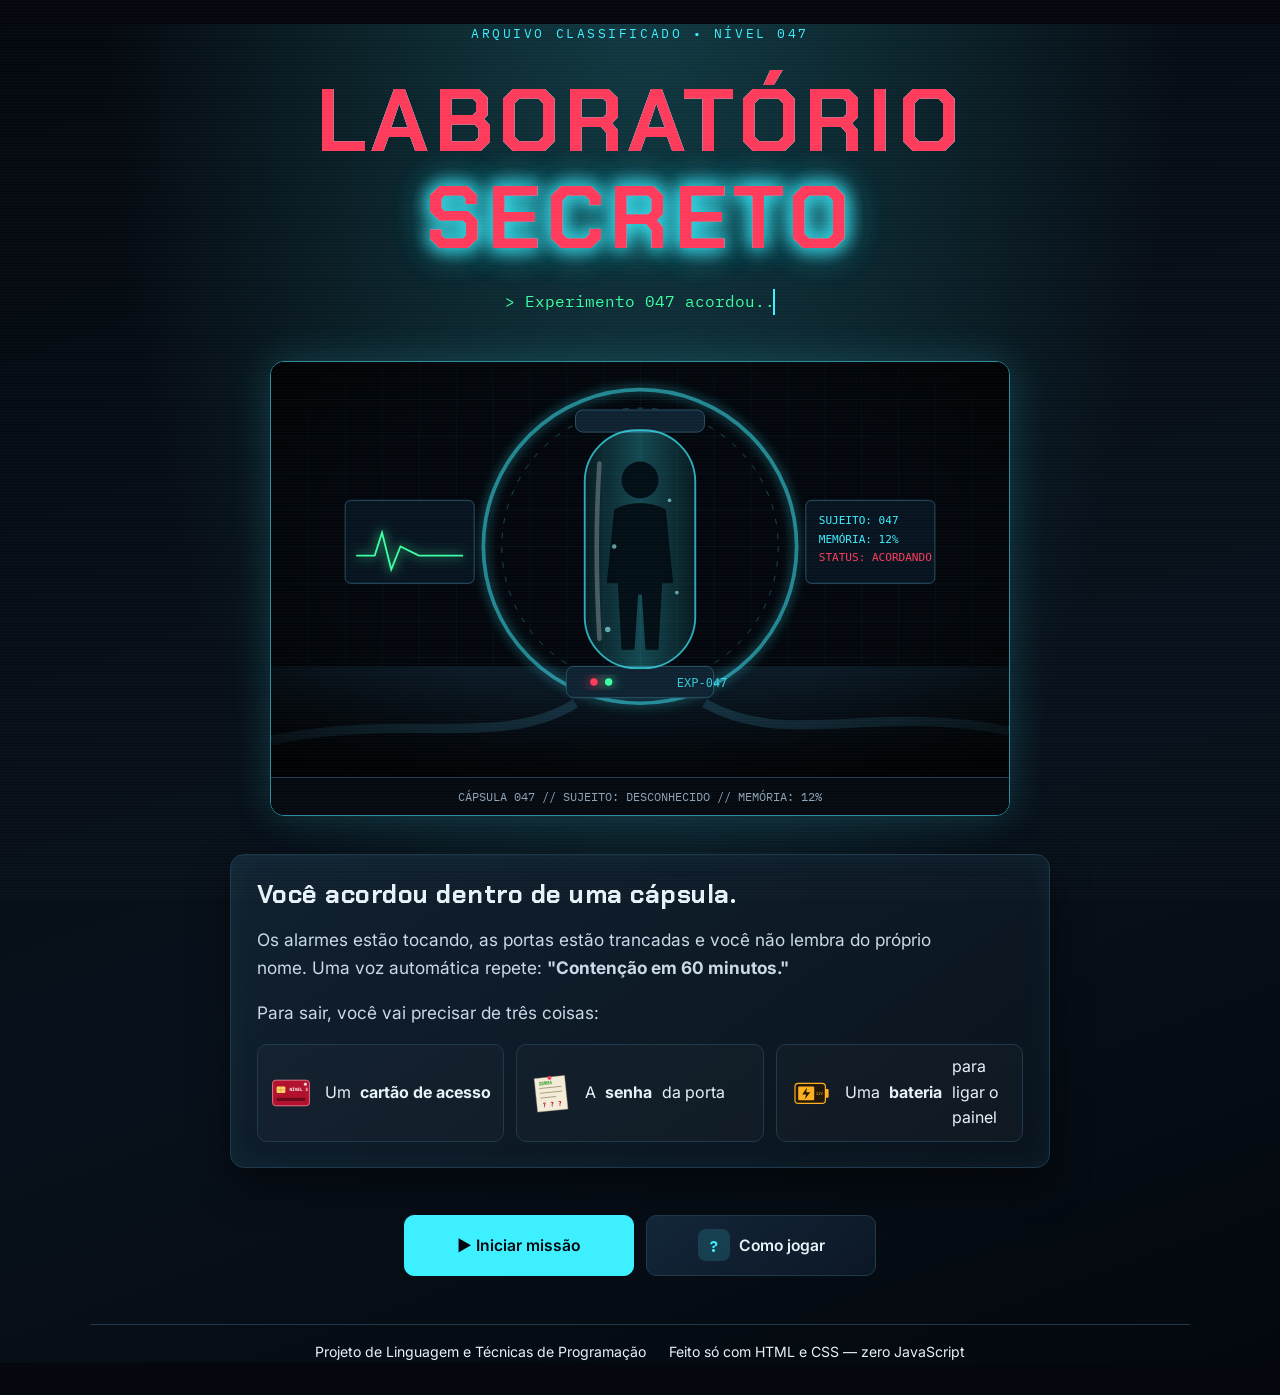
<file: index.html>
<!DOCTYPE html>
<!--
  =====================================================================
  PÁGINA 1 — INÍCIO
  ---------------------------------------------------------------------
  Esta é a primeira página que o jogador vê. Ela tem:
    - o título do jogo (com efeito "glitch")
    - uma introdução da história
    - os botões "Iniciar missão" e "Como jogar"

  Dica: os comentários desta página explicam o BÁSICO do HTML.
  Nas outras páginas, os comentários explicam só o que é novo.
  =====================================================================
-->

<!-- lang="pt-BR" avisa o navegador (e o tradutor) que o texto está em português -->
<html lang="pt-BR">

<!-- O <head> é a "parte de trás" da página: configurações que não aparecem na tela -->
<head>
  <!-- UTF-8 permite usar acentos (ã, ç, é) sem virar símbolos estranhos -->
  <meta charset="UTF-8">

  <!-- ESSENCIAL para o celular: diz para a página usar a largura real da tela.
       Sem isso, o celular mostra a versão de computador "encolhida". -->
  <meta name="viewport" content="width=device-width, initial-scale=1.0">

  <!-- Texto que aparece na aba do navegador -->
  <title>Laboratório Secreto | Experimento 047</title>

  <!-- Ícone da aba (favicon) -->
  <link rel="icon" href="imagens/icone.svg" type="image/svg+xml">

  <!-- Os 4 arquivos de estilo. A ORDEM importa: o que vem depois
       pode sobrescrever o que veio antes. -->
  <link rel="stylesheet" href="css/base.css">
  <link rel="stylesheet" href="css/componentes.css">
  <link rel="stylesheet" href="css/jogo.css">
  <link rel="stylesheet" href="css/efeitos.css">
</head>

<!-- O <body> é tudo o que aparece na tela -->
<body class="inicio">

  <!-- <main> = conteúdo principal da página. Usar tags com SIGNIFICADO
       (main, header, nav, section...) em vez de só <div> se chama
       "HTML semântico". Fica mais organizado e ajuda na acessibilidade. -->
  <main class="tela hero">

    <p class="sobretitulo">Arquivo classificado • Nível 047</p>

    <!-- O título usa a classe "glitch". O atributo data-texto guarda uma
         cópia do texto, que o CSS usa para criar o efeito (veja efeitos.css). -->
    <h1 class="titulo-jogo">
      <span class="glitch" data-texto="LABORATÓRIO">LABORATÓRIO</span>
      <span class="glitch destaque" data-texto="SECRETO">SECRETO</span>
    </h1>

    <!-- Efeito "digitando". A variável --letras diz quantas letras o
         texto tem, para a animação saber quantos passos dar. -->
    <p class="terminal">
      <span class="digitando" style="--letras: 27">&gt; Experimento 047 acordou...</span>
    </p>

    <!-- <figure> agrupa uma imagem com sua legenda (<figcaption>).
         O "alt" descreve a imagem para quem não consegue vê-la. -->
    <figure class="cena-visual">
      <img src="imagens/capsula.svg" alt="Cápsula experimental com uma silhueta humana dentro, cercada por um anel de luz">
      <figcaption class="legenda">CÁPSULA 047 // SUJEITO: DESCONHECIDO // MEMÓRIA: 12%</figcaption>
    </figure>

    <!-- Introdução da história -->
    <section class="painel intro">
      <h2>Você acordou dentro de uma cápsula.</h2>
      <p class="historia">
        Os alarmes estão tocando, as portas estão trancadas e você não
        lembra do próprio nome. Uma voz automática repete:
        <strong>"Contenção em 60 minutos."</strong>
      </p>
      <p class="historia">Para sair, você vai precisar de três coisas:</p>

      <!-- <ul> = lista NÃO ordenada (com bolinhas).
           Requisito do professor: "listas de recursos disponíveis". -->
      <ul class="lista-itens">
        <li><img src="imagens/item-cartao.svg" alt=""> Um <strong>cartão de acesso</strong></li>
        <li><img src="imagens/item-senha.svg" alt=""> A <strong>senha</strong> da porta</li>
        <li><img src="imagens/item-bateria.svg" alt=""> Uma <strong>bateria</strong> para ligar o painel</li>
      </ul>
    </section>

    <!-- <nav> = grupo de links de navegação -->
    <nav class="acoes-inicio" aria-label="Começar o jogo">
      <!-- <a href="..."> é um link. Cada página do jogo é um arquivo .html
           diferente, e os links levam de uma "cena" para outra. -->
      <a class="botao principal" href="sala-controle.html">▶ Iniciar missão</a>
      <a class="botao" href="instrucoes.html"><span class="icone">?</span> Como jogar</a>
    </nav>

  </main>

  <footer class="rodape">
    <ul>
      <li>Projeto de Linguagem e Técnicas de Programação</li>
      <li>Feito só com HTML e CSS — zero JavaScript</li>
    </ul>
  </footer>

</body>
</html>
</file>
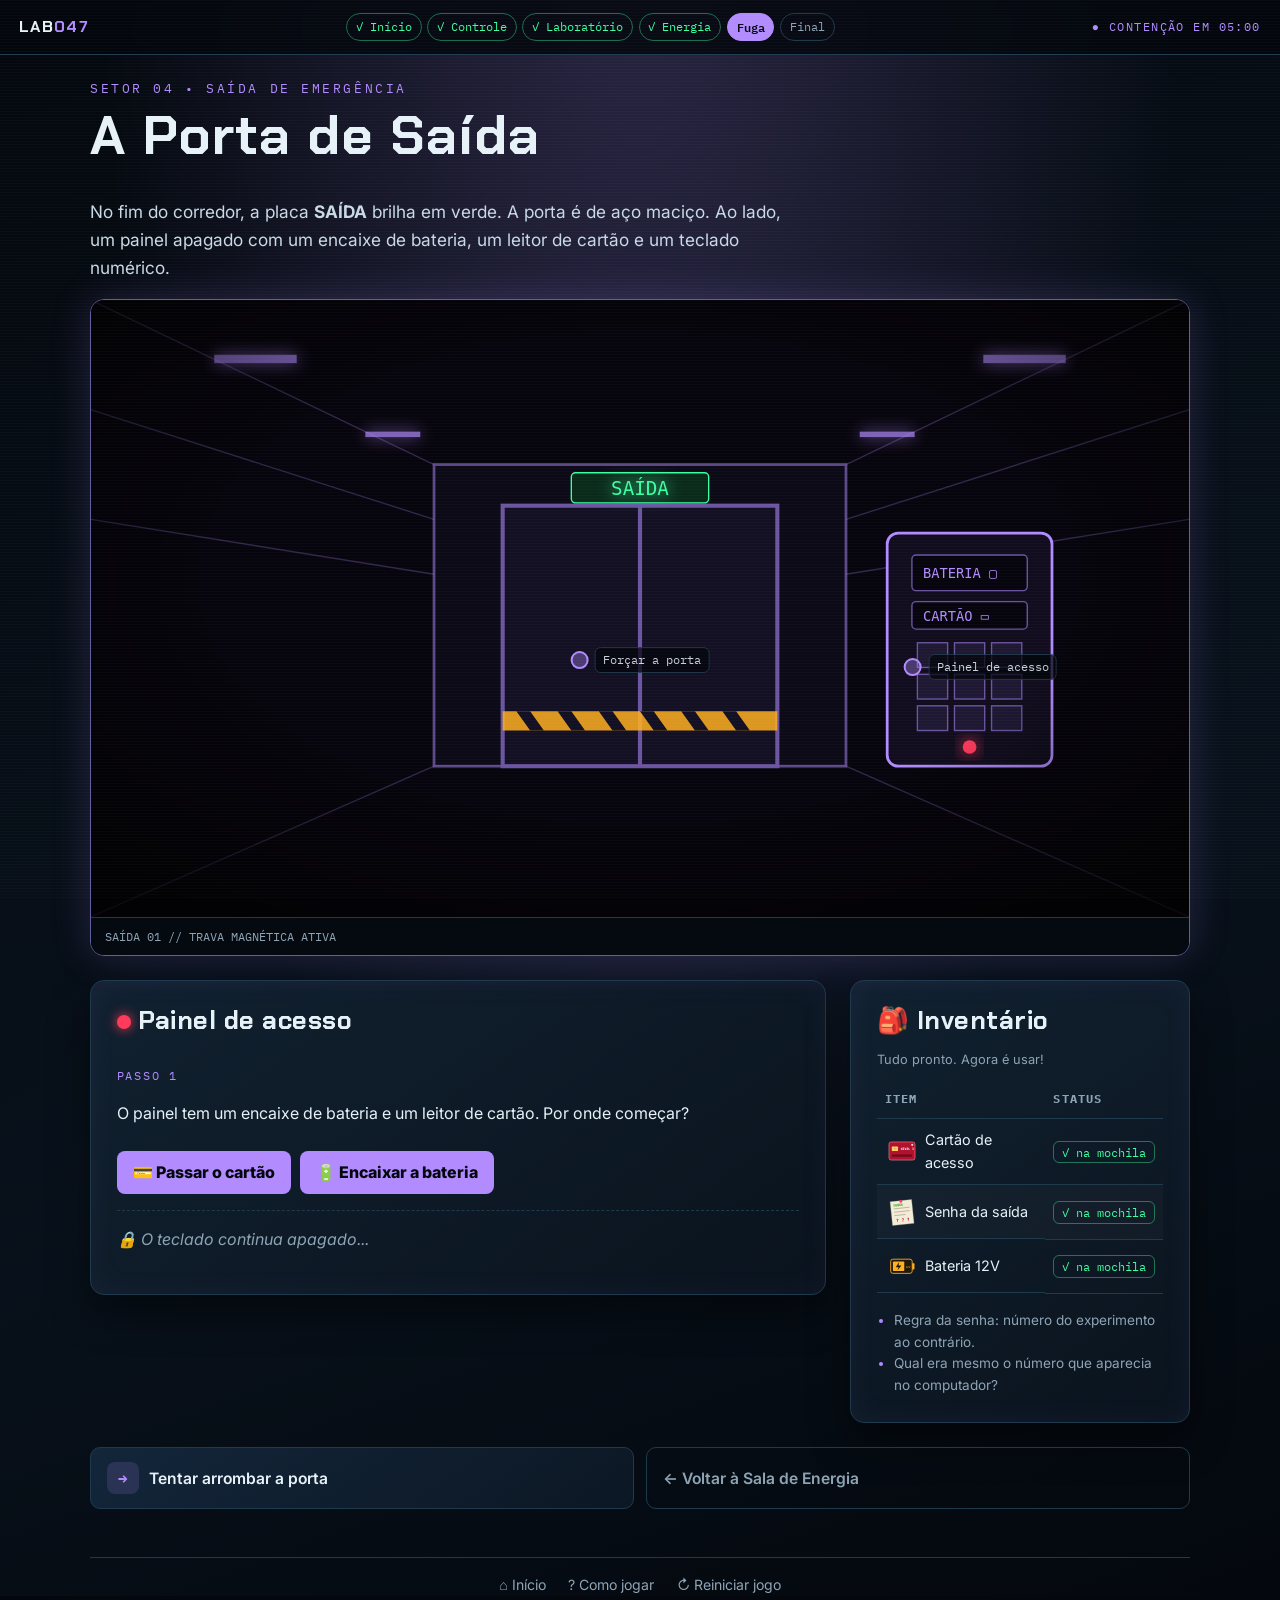
<file: fuga.html>
<!DOCTYPE html>
<!--
  =====================================================================
  PÁGINA 5 — FUGA          Objetivo: USAR os itens e abrir a porta
  ---------------------------------------------------------------------
  Aqui o jogador usa tudo o que coletou, numa SEQUÊNCIA:
     1º encaixar a bateria  -> o painel liga
     2º passar o cartão     -> o teclado aparece
     3º digitar a senha     -> vitória ou derrota
  Cada passo só aparece depois do anterior (jogo.css, "PORTA DA FUGA").
  O teclado tem as 6 combinações possíveis de 0, 4 e 7:
  só quem juntou as pistas sabe que a certa é 740.
  =====================================================================
-->
<html lang="pt-BR">
<head>
  <meta charset="UTF-8">
  <meta name="viewport" content="width=device-width, initial-scale=1.0">
  <title>Fuga | Laboratório Secreto</title>
  <link rel="icon" href="imagens/icone.svg" type="image/svg+xml">
  <link rel="stylesheet" href="css/base.css">
  <link rel="stylesheet" href="css/componentes.css">
  <link rel="stylesheet" href="css/jogo.css">
  <link rel="stylesheet" href="css/efeitos.css">
</head>
<body class="fuga">

  <header class="hud">
    <a class="logo" href="index.html">LAB<span>047</span></a>
    <ol class="progresso" aria-label="Progresso da missão">
      <li class="feito">Início</li>
      <li class="feito">Controle</li>
      <li class="feito">Laboratório</li>
      <li class="feito">Energia</li>
      <li aria-current="step">Fuga</li>
      <li>Final</li>
    </ol>
    <span class="status">● CONTENÇÃO EM 05:00</span>
  </header>

  <main class="tela layout-sala">

    <section class="area-cena">
      <p class="sobretitulo">Setor 04 • Saída de emergência</p>
      <h1>A Porta de Saída</h1>
      <p class="historia">
        No fim do corredor, a placa <strong>SAÍDA</strong> brilha em verde.
        A porta é de aço maciço. Ao lado, um painel apagado com um encaixe
        de bateria, um leitor de cartão e um teclado numérico.
      </p>

      <div class="cena-visual">
        <img src="imagens/fuga.svg" alt="Corredor que termina numa grande porta de saída trancada, com um painel de acesso ao lado">
        <!-- Hotspots também podem ser LINKS (<a>), não só labels.
             Este leva direto ao painel, na mesma página (#painel). -->
        <a class="hotspot" href="#painel" style="--x: 81%; --y: 56%"><span>Painel de acesso</span></a>
        <!-- Mesma cor para todos os pontos, inclusive a armadilha -->
        <a class="hotspot" href="game-over.html#forca" style="--x: 50%; --y: 55%"><span>Forçar a porta</span></a>
        <p class="legenda">SAÍDA 01 // TRAVA MAGNÉTICA ATIVA</p>
      </div>
    </section>

    <section class="area-exploracao painel" id="painel">
      <h2>
        <!-- O LED muda de cor conforme o progresso (vermelho > âmbar > verde) -->
        <span class="led" aria-hidden="true"></span>
        Painel de acesso
      </h2>

      <!-- PASSO 1: a ORDEM importa! Duas opções com a mesma aparência:
           - encaixar a bateria (certo): checkbox + label, igual ao "pegar item"
           - passar o cartão primeiro (errado): link para o game over -->
      <div class="passo">
        <p class="numero-passo">PASSO 1</p>
        <p>O painel tem um encaixe de bateria e um leitor de cartão. Por onde começar?</p>
        <div class="escolhas-passo">
          <a class="pegar" href="game-over.html#ordem"><span class="antes">💳 Passar o cartão</span></a>
          <input class="coletar oculto" type="checkbox" id="usar-bateria">
          <label class="pegar" for="usar-bateria">
            <span class="antes">🔋 Encaixar a bateria</span>
            <span class="depois">✓ Painel ligado</span>
          </label>
        </div>
      </div>

      <!-- PASSO 2: cartão (só aparece depois da bateria) -->
      <div class="passo passo-cartao">
        <p class="numero-passo">PASSO 2</p>
        <p>A tela acendeu: <em>"APROXIME O CARTÃO DE ACESSO"</em>.</p>
        <input class="coletar oculto" type="checkbox" id="usar-cartao">
        <label class="pegar" for="usar-cartao">
          <span class="antes">💳 Passar o cartão</span>
          <span class="depois">✓ Cartão aceito</span>
        </label>
      </div>

      <!-- Mensagem que some quando os dois passos estão feitos -->
      <p class="falta-algo">🔒 O teclado continua apagado...</p>

      <!-- PASSO 3: teclado (só aparece com bateria E cartão).
           Cada botão é um link: o certo vai para a vitória,
           os errados vão para o game over com o motivo #senha. -->
      <div class="passo teclado">
        <p class="numero-passo">PASSO 3 — DIGITE A SENHA</p>
        <div class="visor">_ _ _</div>
        <div class="teclas">
          <a class="tecla" href="game-over.html#senha">047</a>
          <a class="tecla" href="game-over.html#senha">074</a>
          <a class="tecla" href="game-over.html#senha">407</a>
          <a class="tecla" href="game-over.html#senha">470</a>
          <a class="tecla" href="game-over.html#senha">704</a>
          <a class="tecla" href="vitoria.html">740</a>
        </div>
        <p class="lista-dicas">Lembre-se da regra que você anotou no laboratório.</p>
      </div>
    </section>

    <aside class="area-inventario painel inventario">
      <h2>🎒 Inventário</h2>
      <table class="tabela-inventario">
        <caption>Tudo pronto. Agora é usar!</caption>
        <thead>
          <tr><th scope="col">Item</th><th scope="col">Status</th></tr>
        </thead>
        <tbody>
          <!-- Quando o item é usado na porta, o status vira "● usado" -->
          <tr class="linha-cartao">
            <td><img src="imagens/item-cartao.svg" alt="">Cartão de acesso</td>
            <td><span class="estado tem estado-cartao"></span></td>
          </tr>
          <tr class="linha-senha">
            <td><img src="imagens/item-senha.svg" alt="">Senha da saída</td>
            <td><span class="estado tem estado-senha"></span></td>
          </tr>
          <tr class="linha-bateria">
            <td><img src="imagens/item-bateria.svg" alt="">Bateria 12V</td>
            <td><span class="estado tem estado-bateria"></span></td>
          </tr>
        </tbody>
      </table>
      <ul class="lista-dicas">
        <li>Regra da senha: número do experimento ao contrário.</li>
        <li>Qual era mesmo o número que aparecia no computador?</li>
      </ul>
    </aside>

    <nav class="area-saidas saidas" aria-label="Para onde ir">
      <a class="botao" href="game-over.html#forca"><span class="icone">→</span> Tentar arrombar a porta</a>
      <a class="botao discreto" href="sala-energia.html">← Voltar à Sala de Energia</a>
    </nav>
  </main>

  <footer class="rodape">
    <nav aria-label="Menu do jogo">
      <ul>
        <li><a href="index.html">⌂ Início</a></li>
        <li><a href="instrucoes.html">? Como jogar</a></li>
        <li><a href="index.html">↻ Reiniciar jogo</a></li>
      </ul>
    </nav>
  </footer>

</body>
</html>
</file>
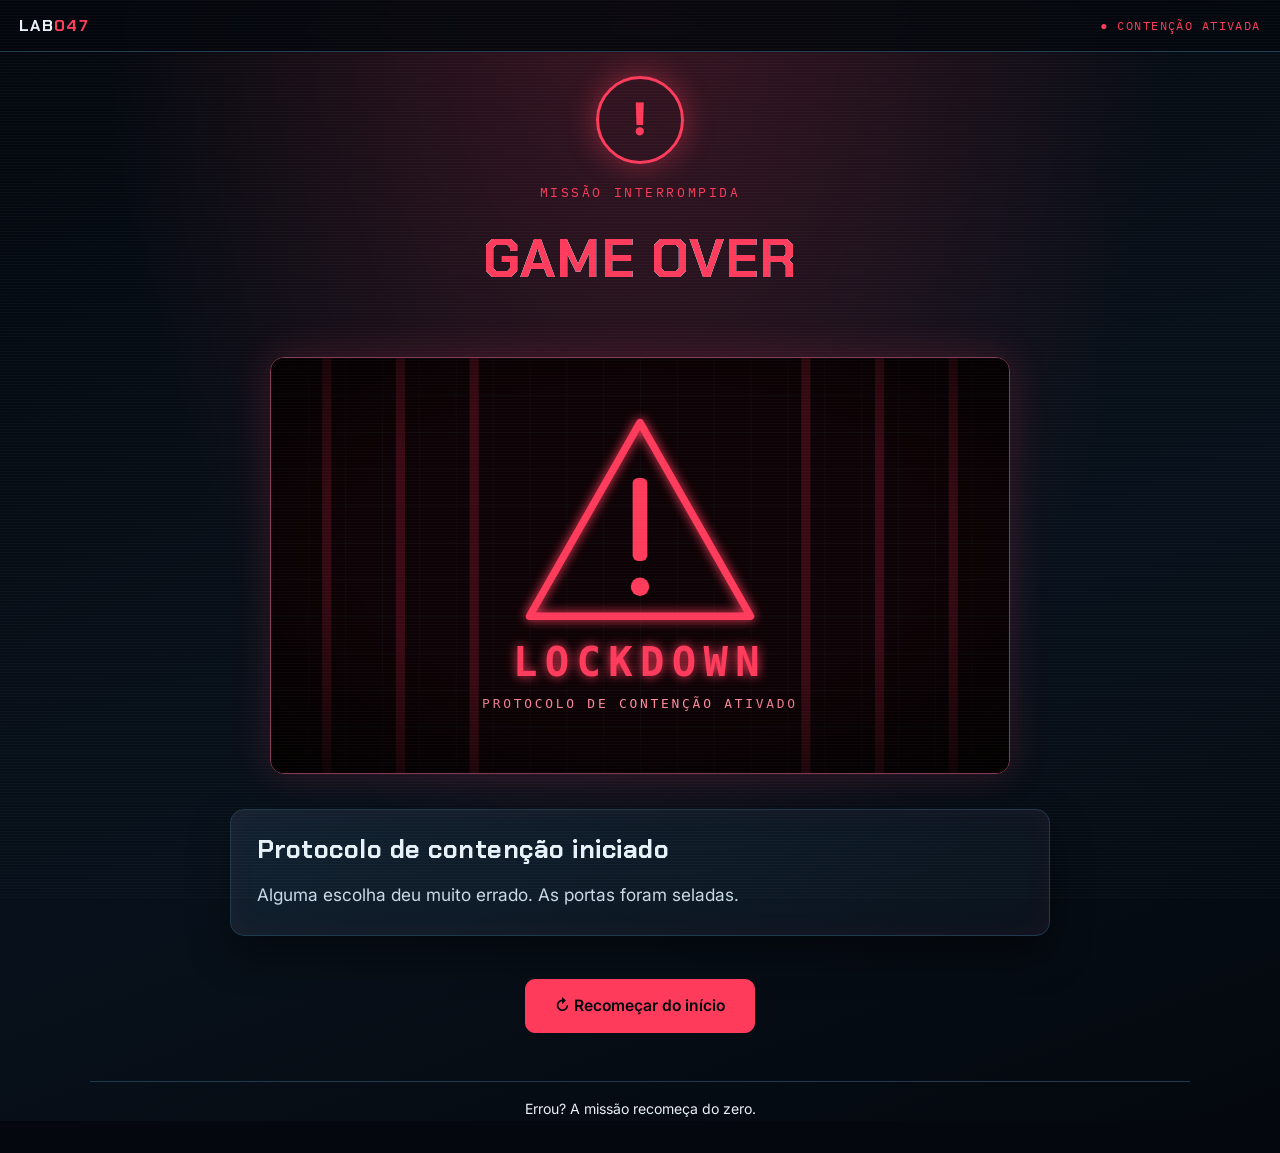
<file: game-over.html>
<!DOCTYPE html>
<!--
  =====================================================================
  PÁGINA 6B — FINAL: GAME OVER
  ---------------------------------------------------------------------
  UMA página só para TODAS as derrotas. Como?
  Cada escolha errada aponta para cá com um "#motivo" diferente:

     Sala de Controle:  #lockdown (botão vermelho)  #terminal (hackear)
     Laboratório:       #capsula  (abrir cápsula)   #tubos (líquido)
     Sala de Energia:   #choque   (gerador)         #cabos (cabos da parede)
     Fuga:              #ordem    (cartão antes da bateria)
                        #forca    (arrombar)        #senha (senha errada)

  Todas as mensagens estão escondidas. A que tiver o id igual ao
  #motivo da URL vira o :target e aparece (jogo.css, TRUQUE 3b).
  Assim não precisamos criar 9 páginas quase iguais.

  REGRA DO JOGO: errou, volta para o COMEÇO. Por isso esta página
  tem só UMA saída: o botão "Recomeçar do início" (index.html).
  =====================================================================
-->
<html lang="pt-BR">
<head>
  <meta charset="UTF-8">
  <meta name="viewport" content="width=device-width, initial-scale=1.0">
  <title>Game Over | Laboratório Secreto</title>
  <link rel="icon" href="imagens/icone.svg" type="image/svg+xml">
  <link rel="stylesheet" href="css/base.css">
  <link rel="stylesheet" href="css/componentes.css">
  <link rel="stylesheet" href="css/jogo.css">
  <link rel="stylesheet" href="css/efeitos.css">
</head>
<body class="game-over">

  <!-- Luz vermelha de sirene no fundo (efeitos.css, seção 7) -->
  <div class="sirene" aria-hidden="true"></div>

  <header class="hud">
    <span class="logo">LAB<span>047</span></span>
    <span class="status">● CONTENÇÃO ATIVADA</span>
  </header>

  <main class="tela final">
    <div class="selo" aria-hidden="true">!</div>
    <p class="sobretitulo">Missão interrompida</p>
    <h1 class="glitch" data-texto="GAME OVER">GAME OVER</h1>

    <figure class="cena-visual">
      <img src="imagens/game-over.svg" alt="Tela vermelha de alerta com o símbolo de perigo e a palavra LOCKDOWN">
    </figure>

    <!-- Contêiner de todas as causas. Cada uma explica o que deu errado
         e dá uma dica para a próxima tentativa. -->
    <div class="causas">

      <!-- ---------- Sala de Controle ---------- -->
      <section class="causa painel" id="lockdown">
        <h2>Você apertou o LOCKDOWN</h2>
        <p class="historia">Todas as portas do setor se fecharam ao mesmo tempo. Incluindo a que você precisava.</p>
        <p class="dica">💡 Dica: nem todo botão vermelho precisa ser apertado.</p>
      </section>

      <section class="causa painel" id="terminal">
        <h2>Acesso negado 3 vezes</h2>
        <p class="historia">Você digitou senhas aleatórias no terminal. Na terceira tentativa, o sistema identificou um intruso e chamou os seguranças.</p>
        <p class="dica">💡 Dica: na Sala de Controle, as câmeras mostram tudo o que você precisa.</p>
      </section>

      <!-- ---------- Laboratório ---------- -->
      <section class="causa painel" id="capsula">
        <h2>A cápsula explodiu</h2>
        <p class="historia">A pressão acumulada estourou o vidro. O alarme de contaminação selou o laboratório.</p>
        <p class="dica">💡 Dica: rachadura + "pressão instável" nunca é boa notícia.</p>
      </section>

      <section class="causa painel" id="tubos">
        <h2>Gás tóxico</h2>
        <p class="historia">Ao abrir a válvula do tubo, o líquido verde virou fumaça. Você desmaia... e acorda dentro da cápsula de novo.</p>
        <p class="dica">💡 Dica: no laboratório, a resposta está nos papéis e nas telas.</p>
      </section>

      <!-- ---------- Sala de Energia ---------- -->
      <section class="causa painel" id="choque">
        <h2>Choque de 380V</h2>
        <p class="historia">O gerador estava ligado e o chão, molhado. Você acorda de novo... dentro da cápsula.</p>
        <p class="dica">💡 Dica: o protocolo da prancheta avisava sobre o gerador.</p>
      </section>

      <section class="causa painel" id="cabos">
        <h2>Curto-circuito</h2>
        <p class="historia">Os cabos da parede eram de alta tensão. Uma faísca derrubou a energia do setor inteiro, e as portas travaram no modo de segurança.</p>
        <p class="dica">💡 Dica: leia o quadro de força antes de mexer em qualquer coisa.</p>
      </section>

      <!-- ---------- Fuga ---------- -->
      <section class="causa painel" id="ordem">
        <h2>Cartão queimado</h2>
        <p class="historia">O leitor estava sem energia e deu um pico de tensão ao receber o cartão. O chip derreteu na sua mão.</p>
        <p class="dica">💡 Dica: um painel desligado não lê nada. O que ele precisa primeiro?</p>
      </section>

      <section class="causa painel" id="forca">
        <h2>A porta não cede</h2>
        <p class="historia">Você bateu na porta de aço até as câmeras te encontrarem. Os seguranças chegaram primeiro.</p>
        <p class="dica">💡 Dica: o painel ao lado da porta é o caminho.</p>
      </section>

      <section class="causa painel" id="senha">
        <h2>Senha incorreta</h2>
        <p class="historia">O teclado fica vermelho: <strong>"ACESSO NEGADO — TRAVA PERMANENTE"</strong>.</p>
        <p class="dica">💡 Dica: junte a regra da prancheta com o número que aparece no computador.</p>
      </section>

      <!-- Mensagem padrão: aparece se alguém abrir game-over.html sem # -->
      <section class="causa causa-padrao painel">
        <h2>Protocolo de contenção iniciado</h2>
        <p class="historia">Alguma escolha deu muito errado. As portas foram seladas.</p>
      </section>
    </div>

    <!-- ÚNICA saída: recomeçar o jogo do início -->
    <nav class="acoes-inicio" aria-label="Fim de jogo">
      <a class="botao principal" href="index.html">↻ Recomeçar do início</a>
    </nav>
  </main>

  <footer class="rodape">
    <ul>
      <li>Errou? A missão recomeça do zero.</li>
    </ul>
  </footer>

</body>
</html>
</file>
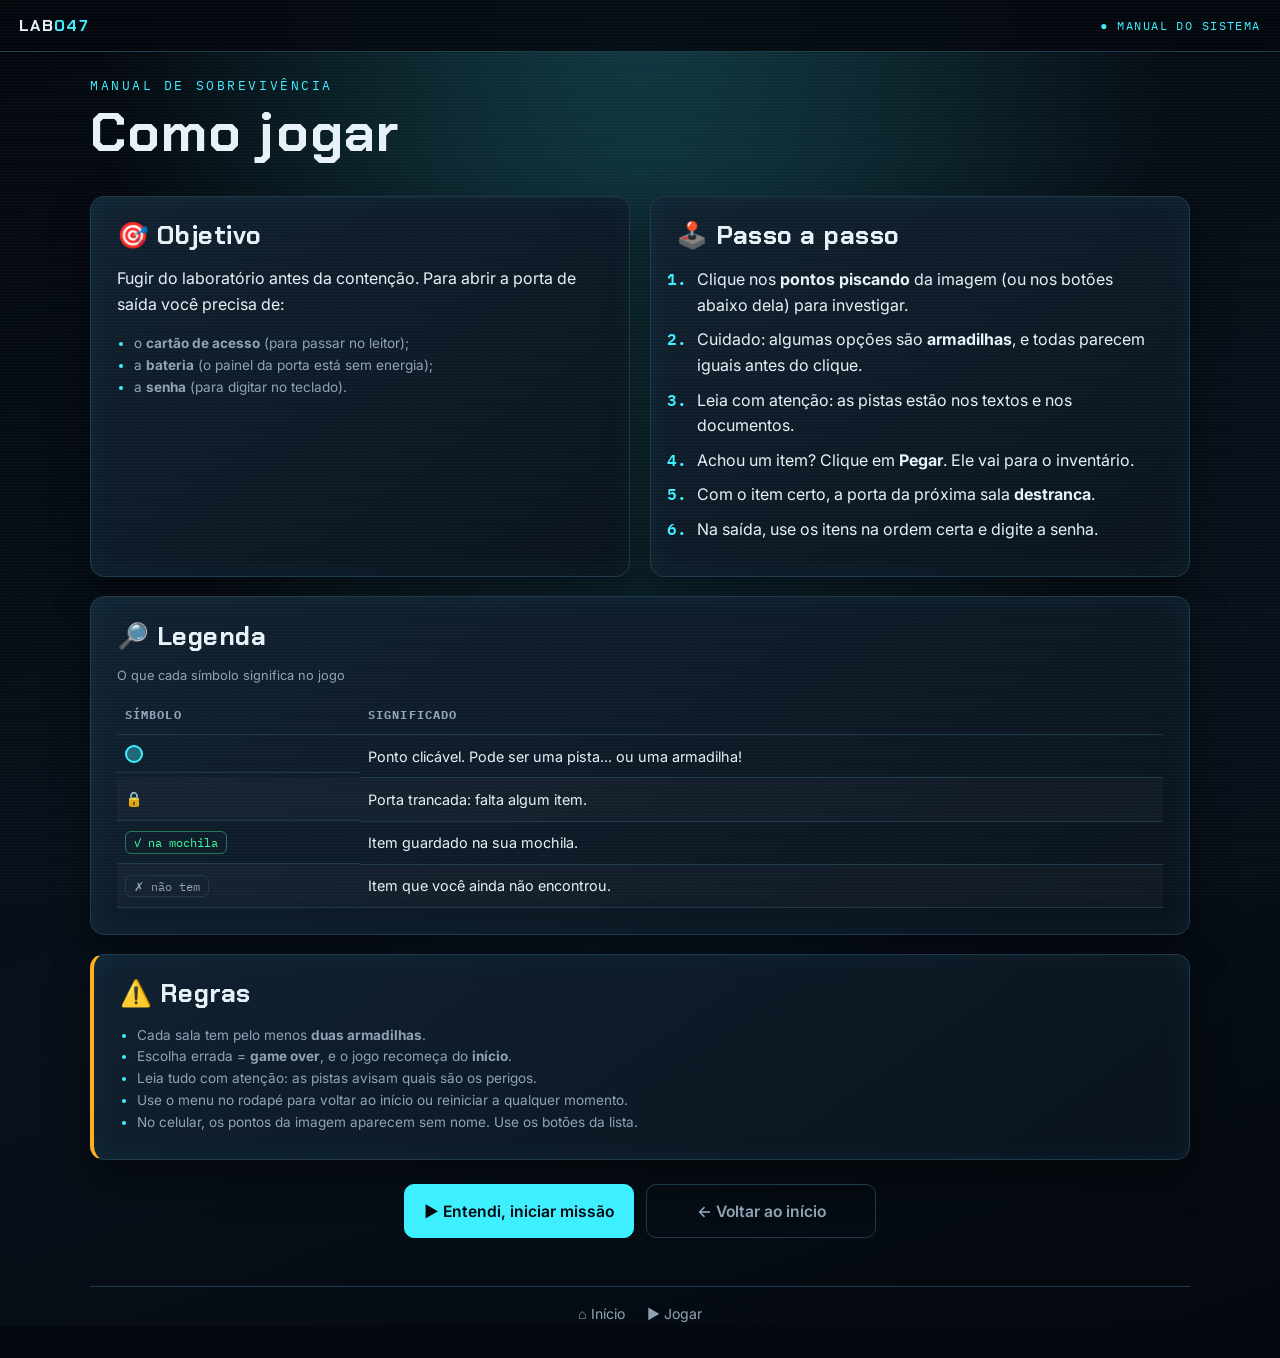
<file: instrucoes.html>
<!DOCTYPE html>
<!--
  =====================================================================
  PÁGINA DE INSTRUÇÕES
  ---------------------------------------------------------------------
  Explica as regras, o objetivo e como navegar.
  Aqui usamos LISTA ORDENADA (<ol>), LISTA NÃO ORDENADA (<ul>)
  e uma TABELA (<table>) de legenda dos símbolos.
  =====================================================================
-->
<html lang="pt-BR">
<head>
  <meta charset="UTF-8">
  <meta name="viewport" content="width=device-width, initial-scale=1.0">
  <title>Como jogar | Laboratório Secreto</title>
  <link rel="icon" href="imagens/icone.svg" type="image/svg+xml">
  <link rel="stylesheet" href="css/base.css">
  <link rel="stylesheet" href="css/componentes.css">
  <link rel="stylesheet" href="css/jogo.css">
  <link rel="stylesheet" href="css/efeitos.css">
</head>
<body class="instrucoes">

  <header class="hud">
    <a class="logo" href="index.html">LAB<span>047</span></a>
    <span class="status">● MANUAL DO SISTEMA</span>
  </header>

  <main class="tela">
    <p class="sobretitulo">Manual de sobrevivência</p>
    <h1>Como jogar</h1>

    <!-- Grid de 2 colunas (vira 1 coluna no celular) -->
    <div class="grade-instrucoes">

      <section class="painel">
        <h2>🎯 Objetivo</h2>
        <p>Fugir do laboratório antes da contenção. Para abrir a porta de saída você precisa de:</p>
        <ul class="lista-dicas">
          <li>o <strong>cartão de acesso</strong> (para passar no leitor);</li>
          <li>a <strong>bateria</strong> (o painel da porta está sem energia);</li>
          <li>a <strong>senha</strong> (para digitar no teclado).</li>
        </ul>
      </section>

      <section class="painel">
        <!-- <ol> = lista ORDENADA: o navegador numera sozinho (1, 2, 3...) -->
        <h2>🕹️ Passo a passo</h2>
        <ol class="passos">
          <li>Clique nos <strong>pontos piscando</strong> da imagem (ou nos botões abaixo dela) para investigar.</li>
          <li>Cuidado: algumas opções são <strong>armadilhas</strong>, e todas parecem iguais antes do clique.</li>
          <li>Leia com atenção: as pistas estão nos textos e nos documentos.</li>
          <li>Achou um item? Clique em <strong>Pegar</strong>. Ele vai para o inventário.</li>
          <li>Com o item certo, a porta da próxima sala <strong>destranca</strong>.</li>
          <li>Na saída, use os itens na ordem certa e digite a senha.</li>
        </ol>
      </section>

      <section class="painel largura-total">
        <h2>🔎 Legenda</h2>
        <!-- TABELA: <thead> é o cabeçalho, <tbody> é o corpo.
             <tr> = linha | <th> = célula de título | <td> = célula comum -->
        <table class="tabela-inventario">
          <caption>O que cada símbolo significa no jogo</caption>
          <thead>
            <tr><th scope="col">Símbolo</th><th scope="col">Significado</th></tr>
          </thead>
          <tbody>
            <tr><td><span class="ponto-demo"></span></td><td>Ponto clicável. Pode ser uma pista... ou uma armadilha!</td></tr>
            <tr><td>🔒</td><td>Porta trancada: falta algum item.</td></tr>
            <tr><td><span class="estado tem"></span></td><td>Item guardado na sua mochila.</td></tr>
            <tr><td><span class="estado falta"></span></td><td>Item que você ainda não encontrou.</td></tr>
          </tbody>
        </table>
      </section>

      <section class="painel aviso largura-total">
        <h2>⚠️ Regras</h2>
        <ul class="lista-dicas">
          <li>Cada sala tem pelo menos <strong>duas armadilhas</strong>.</li>
          <li>Escolha errada = <strong>game over</strong>, e o jogo recomeça do <strong>início</strong>.</li>
          <li>Leia tudo com atenção: as pistas avisam quais são os perigos.</li>
          <li>Use o menu no rodapé para voltar ao início ou reiniciar a qualquer momento.</li>
          <li>No celular, os pontos da imagem aparecem sem nome. Use os botões da lista.</li>
        </ul>
      </section>
    </div>

    <nav class="acoes-inicio" aria-label="Começar">
      <a class="botao principal" href="sala-controle.html">▶ Entendi, iniciar missão</a>
      <a class="botao discreto" href="index.html">← Voltar ao início</a>
    </nav>
  </main>

  <footer class="rodape">
    <nav aria-label="Menu do jogo">
      <ul>
        <li><a href="index.html">⌂ Início</a></li>
        <li><a href="sala-controle.html">▶ Jogar</a></li>
      </ul>
    </nav>
  </footer>

</body>
</html>
</file>
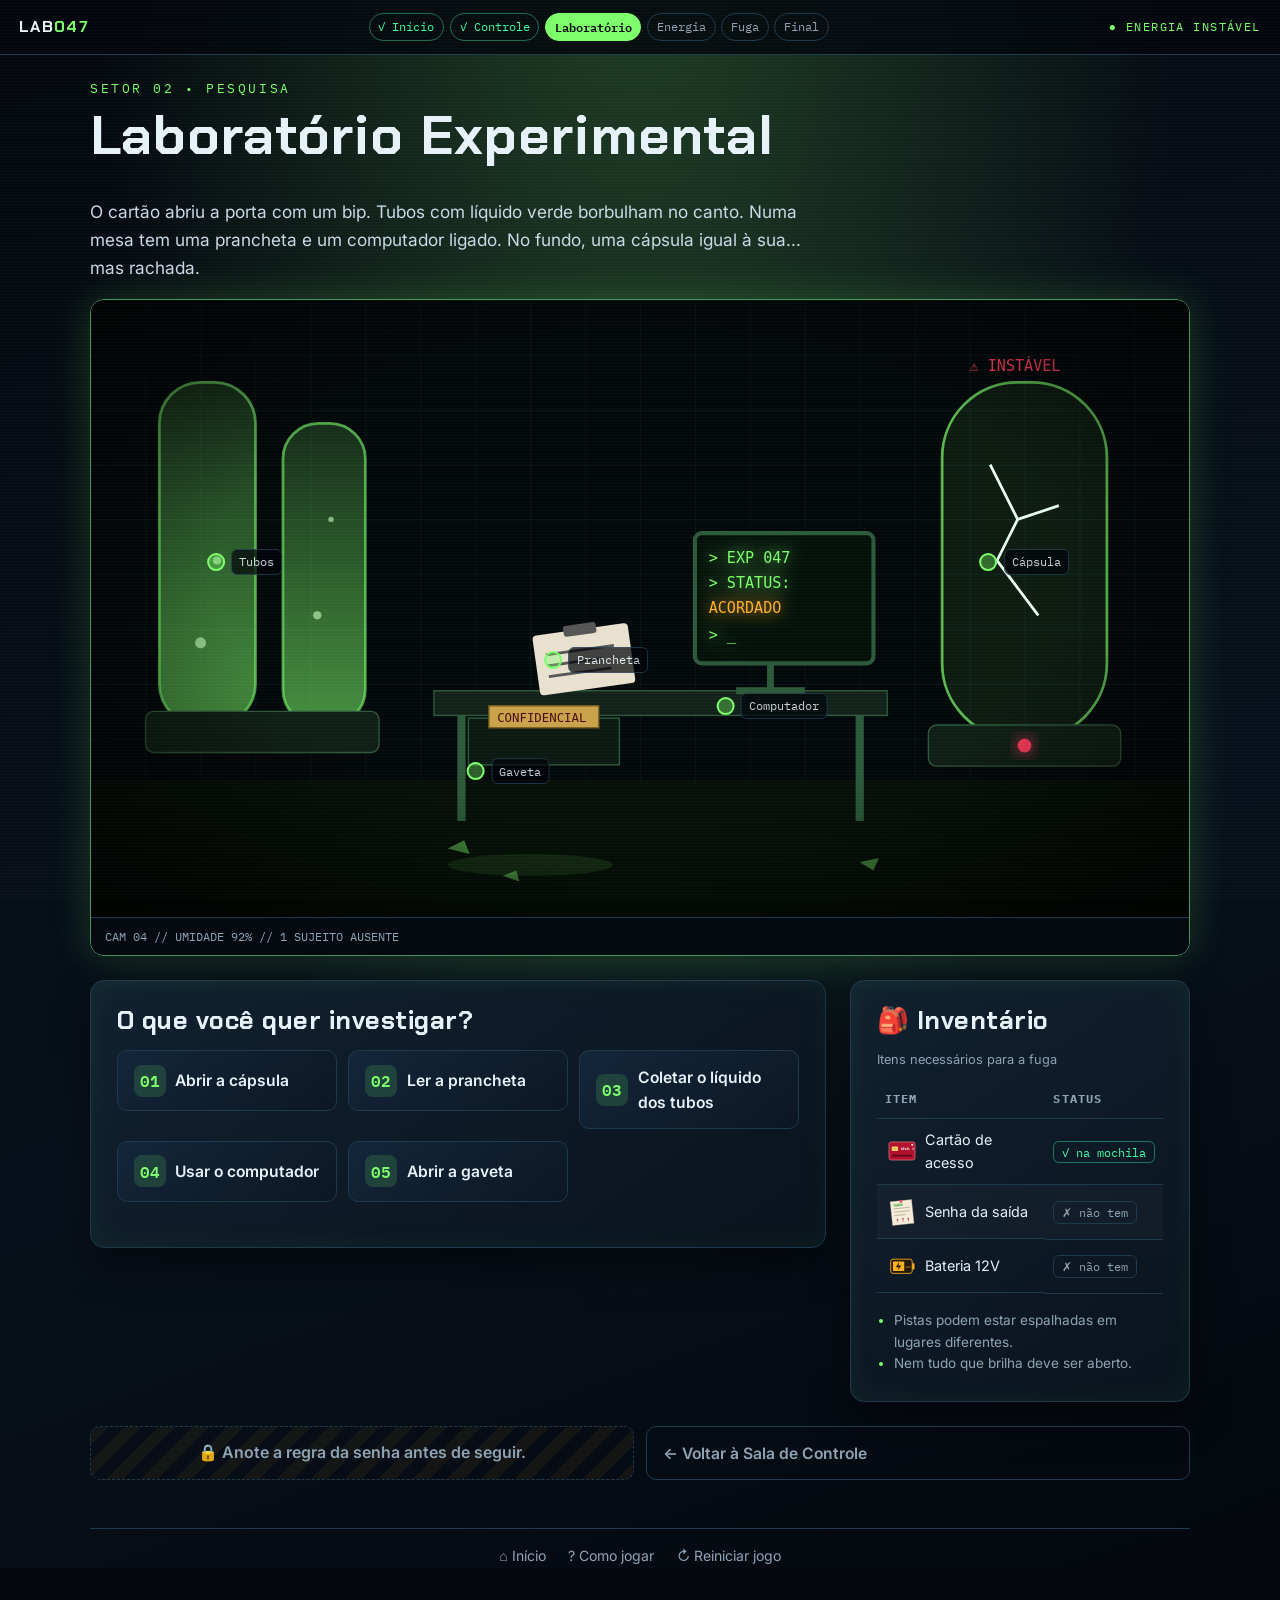
<file: laboratorio.html>
<!DOCTYPE html>
<!--
  =====================================================================
  PÁGINA 3 — LABORATÓRIO          Objetivo: descobrir a SENHA
  ---------------------------------------------------------------------
  Mesma estrutura da Sala de Controle (veja os comentários de lá).
  NOVIDADE nesta página: JANELAS DE DOCUMENTO (modais) com :target.

  A senha é um ENIGMA: a prancheta explica a REGRA da senha e o
  computador mostra o NÚMERO. O jogador precisa juntar as duas pistas.
  (Resposta: o experimento é 047 -> de trás pra frente = 740)
  =====================================================================
-->
<html lang="pt-BR">
<head>
  <meta charset="UTF-8">
  <meta name="viewport" content="width=device-width, initial-scale=1.0">
  <title>Laboratório | Laboratório Secreto</title>
  <link rel="icon" href="imagens/icone.svg" type="image/svg+xml">
  <link rel="stylesheet" href="css/base.css">
  <link rel="stylesheet" href="css/componentes.css">
  <link rel="stylesheet" href="css/jogo.css">
  <link rel="stylesheet" href="css/efeitos.css">
</head>
<body class="laboratorio">

  <header class="hud">
    <a class="logo" href="index.html">LAB<span>047</span></a>
    <ol class="progresso" aria-label="Progresso da missão">
      <li class="feito">Início</li>
      <li class="feito">Controle</li>
      <li aria-current="step">Laboratório</li>
      <li>Energia</li>
      <li>Fuga</li>
      <li>Final</li>
    </ol>
    <span class="status">● ENERGIA INSTÁVEL</span>
  </header>

  <main class="tela layout-sala">

    <section class="area-cena">
      <p class="sobretitulo">Setor 02 • Pesquisa</p>
      <h1>Laboratório Experimental</h1>
      <p class="historia">
        O cartão abriu a porta com um bip. Tubos com líquido verde borbulham
        no canto. Numa mesa tem uma prancheta e um computador ligado. No fundo,
        uma cápsula igual à sua... mas rachada.
      </p>

      <div class="cena-visual">
        <img src="imagens/laboratorio.svg" alt="Laboratório com tubos de líquido verde, mesa com prancheta, gaveta aberta, computador e uma cápsula rachada">
        <label class="hotspot" for="ver-prancheta"  style="--x: 46%; --y: 55%"><span>Prancheta</span></label>
        <label class="hotspot" for="ver-computador" style="--x: 62%; --y: 62%"><span>Computador</span></label>
        <label class="hotspot" for="ver-gaveta"     style="--x: 38%; --y: 72%"><span>Gaveta</span></label>
        <a class="hotspot" href="game-over.html#capsula" style="--x: 85%; --y: 40%"><span>Cápsula</span></a>
        <a class="hotspot" href="game-over.html#tubos"   style="--x: 14%; --y: 40%"><span>Tubos</span></a>
        <p class="legenda">CAM 04 // UMIDADE 92% // 1 SUJEITO AUSENTE</p>
      </div>
    </section>

    <section class="area-exploracao painel" id="investigar">
      <h2>O que você quer investigar?</h2>
      <!-- Mesma cor para todas as opções: as armadilhas (<a>) parecem
           iguais às opções boas (<label>). -->
      <ul class="opcoes">
        <li><a class="botao" href="game-over.html#capsula"><span class="icone">01</span> Abrir a cápsula</a></li>
        <li><label class="botao" for="ver-prancheta"><span class="icone">02</span> Ler a prancheta</label></li>
        <li><a class="botao" href="game-over.html#tubos"><span class="icone">03</span> Coletar o líquido dos tubos</a></li>
        <li><label class="botao" for="ver-computador"><span class="icone">04</span> Usar o computador</label></li>
        <li><label class="botao" for="ver-gaveta"><span class="icone">05</span> Abrir a gaveta</label></li>
      </ul>

      <!-- Resultado 01: prancheta = REGRA da senha + item -->
      <input class="investigar oculto" type="radio" name="investigar" id="ver-prancheta">
      <article class="resultado painel">
        <h3>📋 Prancheta</h3>
        <p>É um protocolo de segurança. Uma frase está grifada:</p>
        <blockquote class="citacao">
          "A senha da saída é o <strong>número do experimento</strong>
          escrito <strong>de trás para frente</strong>."
        </blockquote>

        <!-- Este link abre a janela do documento completo.
             href="#doc-prancheta" -> o elemento com id="doc-prancheta"
             vira o :target e aparece (jogo.css, TRUQUE 3a). -->
        <p><a href="#doc-prancheta">📄 Ler o documento completo</a></p>

        <div class="item-encontrado">
          <img src="imagens/item-senha.svg" alt="Bilhete com a regra da senha">
          <div>
            <strong>REGRA DA SENHA</strong>
            <p>Falta descobrir o número do experimento...</p>
            <input class="coletar oculto" type="checkbox" id="pegar-senha">
            <label class="pegar" for="pegar-senha">
              <span class="antes">✍️ Anotar a regra</span>
              <span class="depois">✓ Anotado no inventário</span>
            </label>
          </div>
        </div>
      </article>

      <!-- Resultado 02: computador = NÚMERO do experimento -->
      <input class="investigar oculto" type="radio" name="investigar" id="ver-computador">
      <article class="resultado painel">
        <h3>💻 Computador</h3>
        <!-- <pre> mantém os espaços e quebras de linha exatamente como escritos.
             Perfeito para imitar a tela de um terminal. -->
        <pre class="terminal-tela">&gt; consultar sujeito
  ID ........ EXPERIMENTO 047
  STATUS .... ACORDADO
  LOCAL ..... <span class="alerta">DESCONHECIDO</span>
&gt; _</pre>
        <p>O número do experimento está bem ali. Será que serve para alguma coisa?</p>
      </article>

      <!-- Resultado 03: gaveta = DOCUMENTOS SECRETOS (opcional, conta a história) -->
      <input class="investigar oculto" type="radio" name="investigar" id="ver-gaveta">
      <article class="resultado painel">
        <h3>🗂️ Gaveta</h3>
        <p>Tem uma pasta amarela com um carimbo vermelho: <strong>CONFIDENCIAL</strong>.</p>
        <a class="botao" href="#doc-confidencial"><span class="icone">📁</span> Abrir a pasta</a>
      </article>

      <!-- Armadilhas desta sala (cápsula e tubos): links para o game over -->
    </section>

    <aside class="area-inventario painel inventario">
      <h2>🎒 Inventário</h2>
      <table class="tabela-inventario">
        <caption>Itens necessários para a fuga</caption>
        <thead>
          <tr><th scope="col">Item</th><th scope="col">Status</th></tr>
        </thead>
        <tbody>
          <!-- Se o jogador está nesta página, ele COM CERTEZA pegou o cartão
               (a porta só abre com ele). Por isso o cartão já vem como "tem". -->
          <tr class="linha-cartao">
            <td><img src="imagens/item-cartao.svg" alt="">Cartão de acesso</td>
            <td><span class="estado tem estado-cartao"></span></td>
          </tr>
          <tr class="linha-senha">
            <td><img src="imagens/item-senha.svg" alt="">Senha da saída</td>
            <td><span class="estado falta estado-senha"></span></td>
          </tr>
          <tr class="linha-bateria">
            <td><img src="imagens/item-bateria.svg" alt="">Bateria 12V</td>
            <td><span class="estado falta estado-bateria"></span></td>
          </tr>
        </tbody>
      </table>
      <ul class="lista-dicas">
        <li>Pistas podem estar espalhadas em lugares diferentes.</li>
        <li>Nem tudo que brilha deve ser aberto.</li>
      </ul>
    </aside>

    <nav class="area-saidas saidas" aria-label="Para onde ir">
      <div class="saida-trancada">🔒 Anote a regra da senha antes de seguir.</div>
      <a class="botao principal saida-liberada" href="sala-energia.html">🔓 Ir para a Sala de Energia →</a>
      <a class="botao discreto" href="sala-controle.html">← Voltar à Sala de Controle</a>
    </nav>
  </main>

  <!-- =====================================================================
       JANELAS DE DOCUMENTO (MODAIS)
       Ficam FORA do <main> de propósito: assim elas cobrem a tela
       inteira sem serem afetadas pela animação de entrada da página.
       Começam escondidas e aparecem quando viram o :target.
       Para FECHAR, o link aponta para "#investigar": o modal deixa de
       ser o :target (some) e a página rola de volta para as opções.
       ===================================================================== -->
  <div class="modal" id="doc-prancheta" role="dialog" aria-label="Protocolo de segurança">
    <div class="documento">
      <span class="carimbo">INTERNO</span>
      <h3>PROTOCOLO DE SEGURANÇA — SETOR B</h3>
      <p>1. Em caso de falha de energia, a porta de saída só funciona com <strong>bateria portátil 12V</strong>.</p>
      <p>2. A porta exige <strong>cartão nível 3</strong> e <strong>senha</strong>.</p>
      <p>3. A senha da saída é o <strong>número do experimento</strong> escrito <strong>de trás para frente</strong>.</p>
      <p>4. NUNCA retirar a bateria do gerador principal com ele ligado.</p>
      <p>Assinado: Dr. <span class="rasura">Fulano de Tal</span></p>
      <a class="fechar" href="#investigar">✕ Fechar documento</a>
    </div>
  </div>

  <div class="modal" id="doc-confidencial" role="dialog" aria-label="Pasta confidencial">
    <div class="documento">
      <span class="carimbo">CONFIDENCIAL</span>
      <h3>PROJETO LETE — RELATÓRIO 047</h3>
      <p>Objetivo do projeto: apagar memórias específicas de voluntários.</p>
      <p>Sujeito 047: voluntário <span class="rasura">xxxxxxxxxxx</span>. Memória reduzida a 12%.</p>
      <p>Observação: o sujeito apresentou <strong>resistência</strong> ao apagamento. Ele começa a lembrar
         dos próprios dados ao ler documentos do laboratório.</p>
      <p>Foto anexada: <em>[a foto mostra... você]</em></p>
      <a class="fechar" href="#investigar">✕ Fechar pasta</a>
    </div>
  </div>

  <footer class="rodape">
    <nav aria-label="Menu do jogo">
      <ul>
        <li><a href="index.html">⌂ Início</a></li>
        <li><a href="instrucoes.html">? Como jogar</a></li>
        <li><a href="index.html">↻ Reiniciar jogo</a></li>
      </ul>
    </nav>
  </footer>

</body>
</html>
</file>
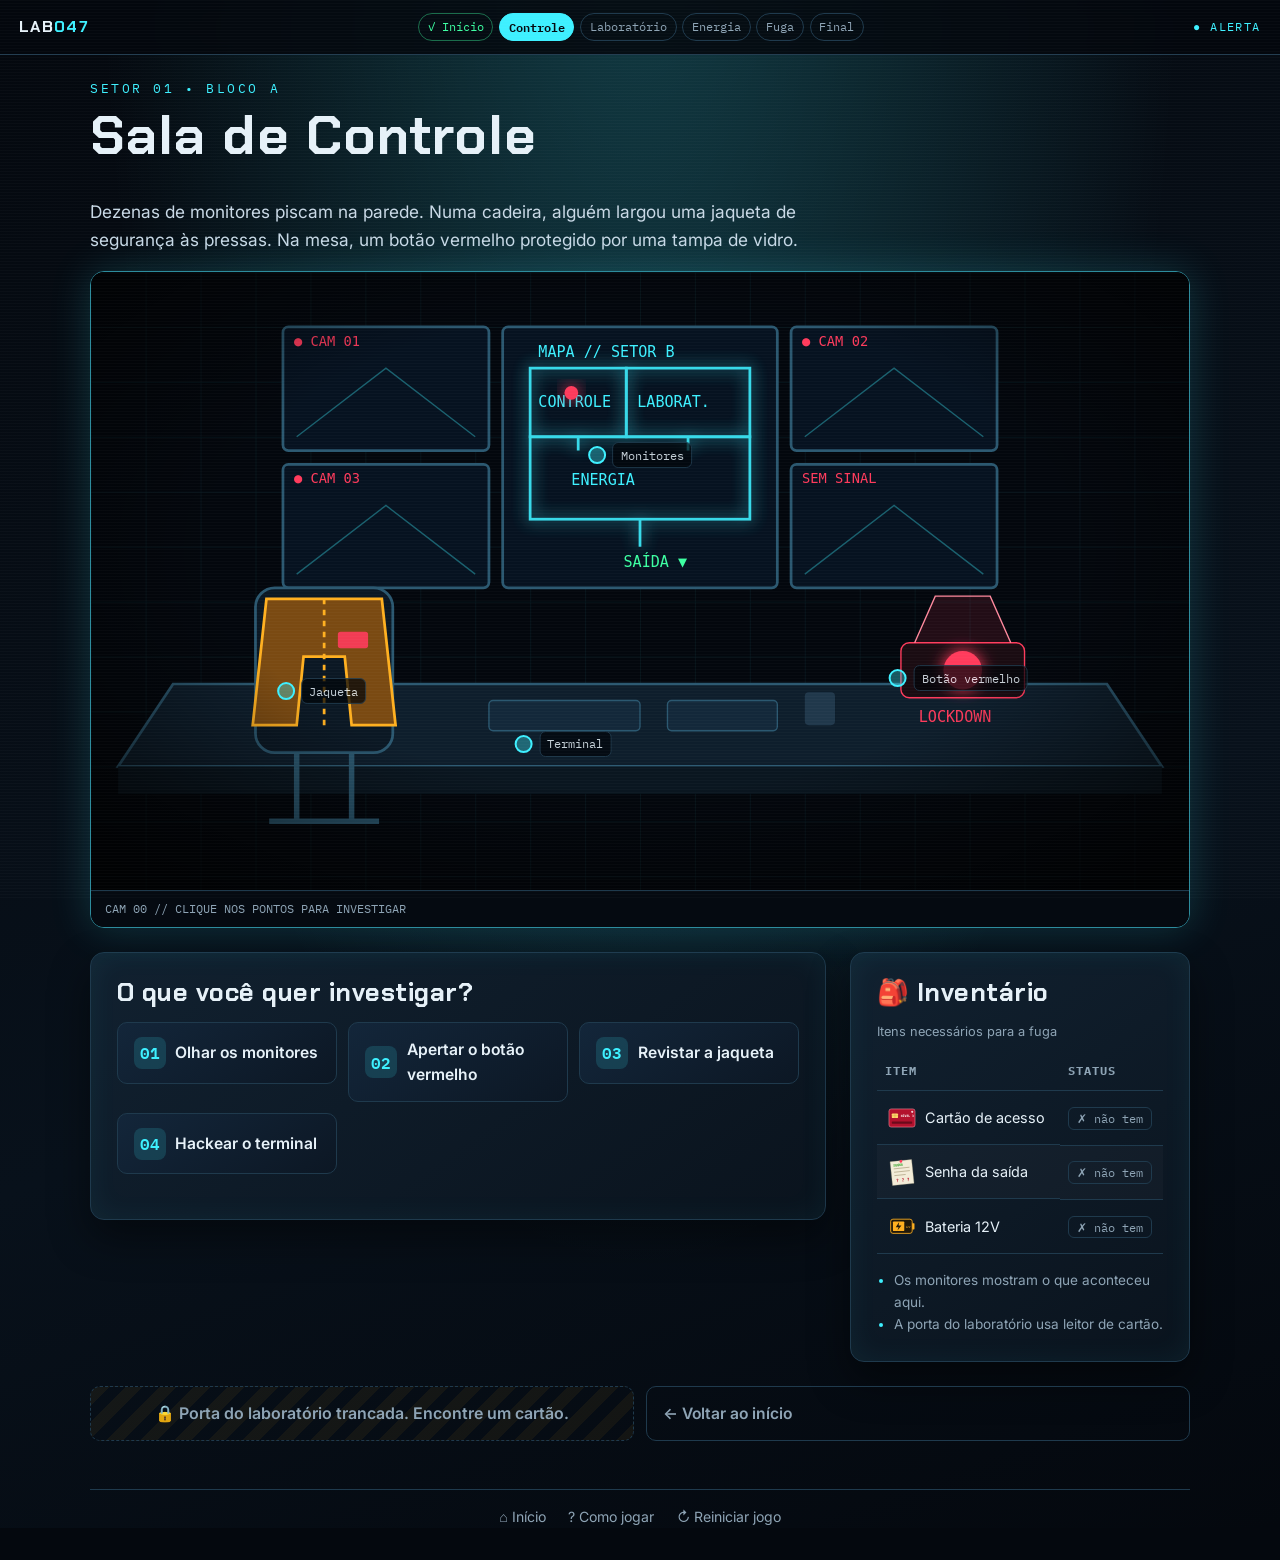
<file: sala-controle.html>
<!DOCTYPE html>
<!--
  =====================================================================
  PÁGINA 2 — SALA DE CONTROLE           Objetivo: achar o CARTÃO
  ---------------------------------------------------------------------
  Esta é a primeira sala de exploração e serve de MODELO para as
  outras. Todas as salas seguem a mesma estrutura:

    1. HUD (cabeçalho) com o mapa de progresso
    2. CENA: título, história e imagem com pontos clicáveis
    3. EXPLORAÇÃO: lista de objetos + resultados escondidos
    4. INVENTÁRIO: tabela com os itens
    5. SAÍDAS: porta trancada / porta liberada
    6. RODAPÉ: menu para voltar ou reiniciar

  Os truques de CSS que fazem isso funcionar estão explicados
  no arquivo css/jogo.css.
  =====================================================================
-->
<html lang="pt-BR">
<head>
  <meta charset="UTF-8">
  <meta name="viewport" content="width=device-width, initial-scale=1.0">
  <title>Sala de Controle | Laboratório Secreto</title>
  <link rel="icon" href="imagens/icone.svg" type="image/svg+xml">
  <link rel="stylesheet" href="css/base.css">
  <link rel="stylesheet" href="css/componentes.css">
  <link rel="stylesheet" href="css/jogo.css">
  <link rel="stylesheet" href="css/efeitos.css">
</head>

<!-- A classe "sala-controle" troca a cor de destaque da página (base.css, seção 6) -->
<body class="sala-controle">

  <!-- ============ 1. HUD ============ -->
  <header class="hud">
    <a class="logo" href="index.html">LAB<span>047</span></a>

    <!-- Mapa de progresso. A etapa atual tem aria-current="step",
         e as já concluídas têm a classe "feito". -->
    <ol class="progresso" aria-label="Progresso da missão">
      <li class="feito">Início</li>
      <li aria-current="step">Controle</li>
      <li>Laboratório</li>
      <li>Energia</li>
      <li>Fuga</li>
      <li>Final</li>
    </ol>

    <span class="status">● ALERTA</span>
  </header>

  <!-- "layout-sala" organiza a página com CSS Grid (base.css, seção 5) -->
  <main class="tela layout-sala">

    <!-- ============ 2. CENA ============ -->
    <section class="area-cena">
      <p class="sobretitulo">Setor 01 • Bloco A</p>
      <h1>Sala de Controle</h1>
      <p class="historia">
        Dezenas de monitores piscam na parede. Numa cadeira, alguém largou
        uma jaqueta de segurança às pressas. Na mesa, um botão vermelho
        protegido por uma tampa de vidro.
      </p>

      <div class="cena-visual">
        <img src="imagens/sala-controle.svg" alt="Sala de controle com parede de monitores, uma cadeira com jaqueta e um botão vermelho na mesa">

        <!-- HOTSPOTS: pontos clicáveis em cima da imagem.
             Cada um é um <label> com "for" apontando para o id de um
             radio lá embaixo. Clicar no label = marcar o radio.
             As variáveis --x e --y dizem ONDE o ponto fica na imagem.

             IMPORTANTE: todos os pontos têm a MESMA cor. Assim o jogador
             não sabe, só de olhar, qual escolha é boa e qual é armadilha.
             - <label>: investiga o objeto (mostra o resultado nesta página)
             - <a>:     escolha ERRADA, leva direto ao game over -->
        <label class="hotspot" for="ver-monitores" style="--x: 50%; --y: 28%"><span>Monitores</span></label>
        <label class="hotspot" for="ver-jaqueta"   style="--x: 21%; --y: 64%"><span>Jaqueta</span></label>
        <a class="hotspot" href="game-over.html#lockdown" style="--x: 79%; --y: 62%"><span>Botão vermelho</span></a>
        <a class="hotspot" href="game-over.html#terminal" style="--x: 43%; --y: 72%"><span>Terminal</span></a>

        <p class="legenda">CAM 00 // CLIQUE NOS PONTOS PARA INVESTIGAR</p>
      </div>
    </section>

    <!-- ============ 3. EXPLORAÇÃO ============ -->
    <section class="area-exploracao painel" id="investigar">
      <h2>O que você quer investigar?</h2>

      <!-- Os mesmos objetos da imagem, em forma de lista.
           Funciona melhor no celular e para quem usa o teclado. -->
      <!-- Todos os botões têm a mesma aparência (classe "botao").
           Os <label> investigam; os <a> são armadilhas que levam ao
           game over. O jogador só descobre DEPOIS de clicar. -->
      <ul class="opcoes">
        <li><label class="botao" for="ver-monitores"><span class="icone">01</span> Olhar os monitores</label></li>
        <li><a class="botao" href="game-over.html#lockdown"><span class="icone">02</span> Apertar o botão vermelho</a></li>
        <li><label class="botao" for="ver-jaqueta"><span class="icone">03</span> Revistar a jaqueta</label></li>
        <li><a class="botao" href="game-over.html#terminal"><span class="icone">04</span> Hackear o terminal</a></li>
      </ul>

      <!-- RESULTADOS
           Padrão: um <input type="radio"> e, LOGO DEPOIS, o <article>
           com o resultado. O CSS mostra o article quando o radio
           anterior está marcado (seletor "+", veja jogo.css).
           Todos os radios têm name="investigar", então marcar um
           desmarca os outros: só um resultado aparece por vez. -->

      <!-- Resultado 01: monitores (só uma pista, sem item) -->
      <input class="investigar oculto" type="radio" name="investigar" id="ver-monitores">
      <article class="resultado painel">
        <h3>📺 Monitores</h3>
        <p>
          O telão mostra o mapa do setor: <strong>Controle → Laboratório → Energia → Saída</strong>.
          Na gravação da câmera 02, um guarda tira a jaqueta, joga na cadeira e sai correndo.
          Ele estava usando um cartão vermelho preso no bolso...
        </p>
      </article>

      <!-- Resultado 02: jaqueta (aqui está o ITEM) -->
      <input class="investigar oculto" type="radio" name="investigar" id="ver-jaqueta">
      <article class="resultado painel">
        <h3>🧥 Jaqueta do guarda</h3>
        <p>No bolso de dentro tem algo duro e plastificado.</p>

        <div class="item-encontrado">
          <img src="imagens/item-cartao.svg" alt="Cartão de acesso vermelho, nível 3">
          <div>
            <strong>CARTÃO DE ACESSO — NÍVEL 3</strong>
            <p>Abre as portas internas do setor B.</p>

            <!-- PEGAR O ITEM: um checkbox escondido + um label que parece botão.
                 Quando o checkbox fica marcado, o CSS:
                   - troca o texto do botão (.antes -> .depois)
                   - atualiza a tabela de inventário
                   - destranca a saída
                 Tudo isso está em jogo.css (TRUQUE 2). -->
            <input class="coletar oculto" type="checkbox" id="pegar-cartao">
            <label class="pegar" for="pegar-cartao">
              <span class="antes">✋ Pegar o cartão</span>
              <span class="depois">✓ Guardado na mochila</span>
            </label>
          </div>
        </div>
      </article>

      <!-- As escolhas erradas (botão vermelho e terminal) não têm
           resultado aqui: elas são links para game-over.html.
           O "#lockdown" no fim do link diz à página de game over
           QUAL mensagem mostrar (TRUQUE 3, jogo.css). -->
    </section>

    <!-- ============ 4. INVENTÁRIO ============ -->
    <aside class="area-inventario painel inventario">
      <h2>🎒 Inventário</h2>
      <table class="tabela-inventario">
        <caption>Itens necessários para a fuga</caption>
        <thead>
          <!-- scope="col" avisa que esse título vale para a coluna inteira -->
          <tr><th scope="col">Item</th><th scope="col">Status</th></tr>
        </thead>
        <tbody>
          <!-- O status vem do CSS (::after). A classe "falta" mostra "✗ não tem".
               Quando o cartão é pego, jogo.css troca para "✓ na mochila". -->
          <tr class="linha-cartao">
            <td><img src="imagens/item-cartao.svg" alt="">Cartão de acesso</td>
            <td><span class="estado falta estado-cartao"></span></td>
          </tr>
          <tr class="linha-senha">
            <td><img src="imagens/item-senha.svg" alt="">Senha da saída</td>
            <td><span class="estado falta estado-senha"></span></td>
          </tr>
          <tr class="linha-bateria">
            <td><img src="imagens/item-bateria.svg" alt="">Bateria 12V</td>
            <td><span class="estado falta estado-bateria"></span></td>
          </tr>
        </tbody>
      </table>

      <ul class="lista-dicas">
        <li>Os monitores mostram o que aconteceu aqui.</li>
        <li>A porta do laboratório usa leitor de cartão.</li>
      </ul>
    </aside>

    <!-- ============ 5. SAÍDAS ============ -->
    <nav class="area-saidas saidas" aria-label="Para onde ir">
      <!-- Enquanto não tem o cartão, aparece só este aviso (não é link) -->
      <div class="saida-trancada">🔒 Porta do laboratório trancada. Encontre um cartão.</div>

      <!-- Quando o cartão é pego, este link aparece (jogo.css, TRUQUE 2c) -->
      <a class="botao principal saida-liberada" href="laboratorio.html">🔓 Entrar no Laboratório →</a>

      <a class="botao discreto" href="index.html">← Voltar ao início</a>
    </nav>
  </main>

  <!-- ============ 6. RODAPÉ ============ -->
  <footer class="rodape">
    <nav aria-label="Menu do jogo">
      <ul>
        <li><a href="index.html">⌂ Início</a></li>
        <li><a href="instrucoes.html">? Como jogar</a></li>
        <li><a href="index.html">↻ Reiniciar jogo</a></li>
      </ul>
    </nav>
  </footer>

</body>
</html>
</file>
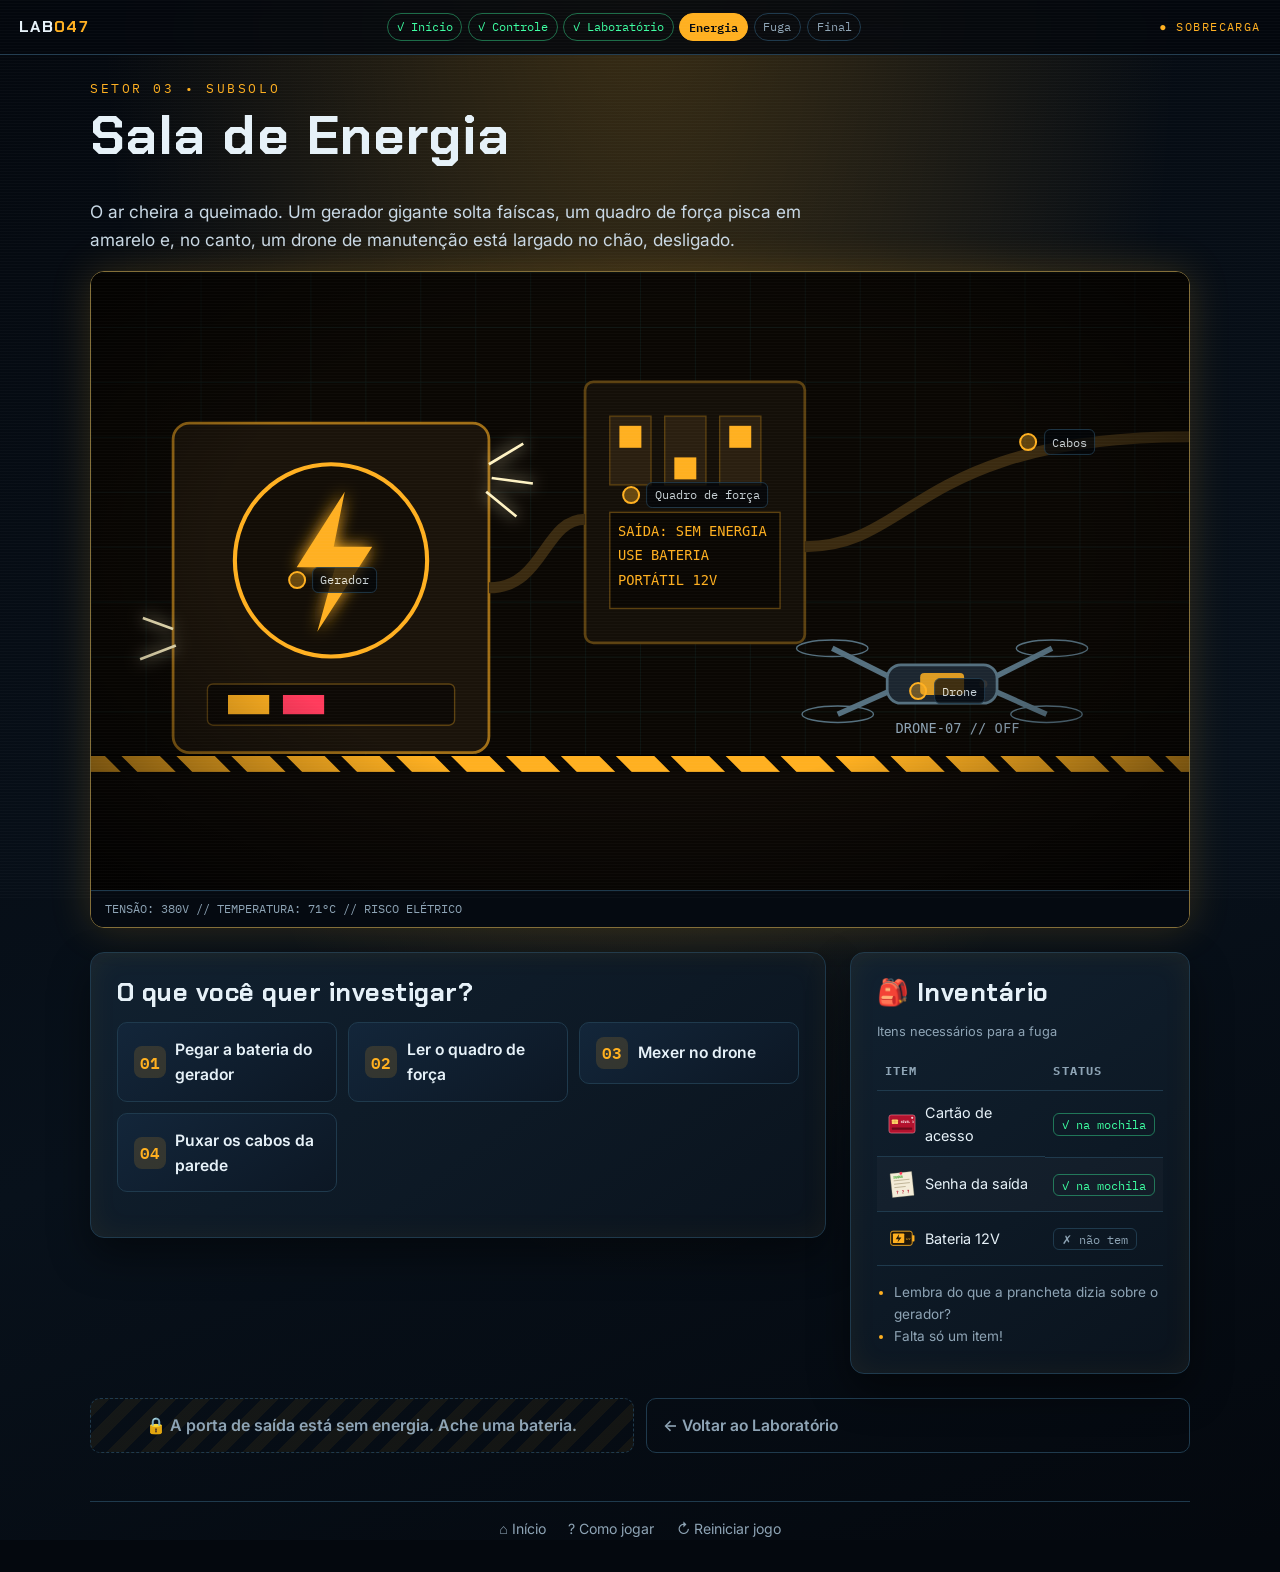
<file: sala-energia.html>
<!DOCTYPE html>
<!--
  =====================================================================
  PÁGINA 4 — SALA DE ENERGIA          Objetivo: achar a BATERIA
  ---------------------------------------------------------------------
  Mesma estrutura das salas anteriores.
  A pegadinha: tem uma bateria ENORME e fácil no gerador, mas ela
  dá choque. A certa está no drone, e o quadro de força dá a dica.
  (O documento da prancheta, no laboratório, também avisava!)
  =====================================================================
-->
<html lang="pt-BR">
<head>
  <meta charset="UTF-8">
  <meta name="viewport" content="width=device-width, initial-scale=1.0">
  <title>Sala de Energia | Laboratório Secreto</title>
  <link rel="icon" href="imagens/icone.svg" type="image/svg+xml">
  <link rel="stylesheet" href="css/base.css">
  <link rel="stylesheet" href="css/componentes.css">
  <link rel="stylesheet" href="css/jogo.css">
  <link rel="stylesheet" href="css/efeitos.css">
</head>
<body class="sala-energia">

  <header class="hud">
    <a class="logo" href="index.html">LAB<span>047</span></a>
    <ol class="progresso" aria-label="Progresso da missão">
      <li class="feito">Início</li>
      <li class="feito">Controle</li>
      <li class="feito">Laboratório</li>
      <li aria-current="step">Energia</li>
      <li>Fuga</li>
      <li>Final</li>
    </ol>
    <span class="status">● SOBRECARGA</span>
  </header>

  <main class="tela layout-sala">

    <section class="area-cena">
      <p class="sobretitulo">Setor 03 • Subsolo</p>
      <h1>Sala de Energia</h1>
      <p class="historia">
        O ar cheira a queimado. Um gerador gigante solta faíscas, um quadro
        de força pisca em amarelo e, no canto, um drone de manutenção está
        largado no chão, desligado.
      </p>

      <div class="cena-visual">
        <img src="imagens/sala-energia.svg" alt="Sala de energia com um gerador soltando faíscas, um quadro de força e um drone desligado no chão">
        <a class="hotspot" href="game-over.html#choque" style="--x: 22%; --y: 47%"><span>Gerador</span></a>
        <a class="hotspot" href="game-over.html#cabos"  style="--x: 88%; --y: 26%"><span>Cabos</span></a>
        <label class="hotspot" for="ver-quadro"  style="--x: 55%; --y: 34%"><span>Quadro de força</span></label>
        <label class="hotspot" for="ver-drone"   style="--x: 78%; --y: 64%"><span>Drone</span></label>
        <p class="legenda">TENSÃO: 380V // TEMPERATURA: 71°C // RISCO ELÉTRICO</p>
      </div>
    </section>

    <section class="area-exploracao painel" id="investigar">
      <h2>O que você quer investigar?</h2>
      <!-- Opções com a mesma cor. Armadilhas: gerador e cabos. -->
      <ul class="opcoes">
        <li><a class="botao" href="game-over.html#choque"><span class="icone">01</span> Pegar a bateria do gerador</a></li>
        <li><label class="botao" for="ver-quadro"><span class="icone">02</span> Ler o quadro de força</label></li>
        <li><label class="botao" for="ver-drone"><span class="icone">03</span> Mexer no drone</label></li>
        <li><a class="botao" href="game-over.html#cabos"><span class="icone">04</span> Puxar os cabos da parede</a></li>
      </ul>

      <input class="investigar oculto" type="radio" name="investigar" id="ver-quadro">
      <article class="resultado painel">
        <h3>🔌 Quadro de força</h3>
        <pre class="terminal-tela">PORTA DE SAÍDA ..... <span class="alerta">SEM ENERGIA</span>
SOLUÇÃO ............ BATERIA PORTÁTIL 12V
GERADOR ............ 380V (NÃO TOCAR - LIGADO)
CABOS DA PAREDE .... ALTA TENSÃO</pre>
        <p>Uma bateria pequena, de 12V. Onde tem uma dessas por aqui?</p>
      </article>

      <input class="investigar oculto" type="radio" name="investigar" id="ver-drone">
      <article class="resultado painel">
        <h3>🛸 Drone de manutenção</h3>
        <p>Você vira o drone e abre a tampa de baixo. Lá dentro, uma bateria amarela.</p>
        <div class="item-encontrado">
          <img src="imagens/item-bateria.svg" alt="Bateria portátil 12V">
          <div>
            <strong>BATERIA PORTÁTIL — 12V</strong>
            <p>Exatamente o que o quadro de força pediu.</p>
            <input class="coletar oculto" type="checkbox" id="pegar-bateria">
            <label class="pegar" for="pegar-bateria">
              <span class="antes">✋ Pegar a bateria</span>
              <span class="depois">✓ Guardada na mochila</span>
            </label>
          </div>
        </div>
      </article>
    </section>

    <aside class="area-inventario painel inventario">
      <h2>🎒 Inventário</h2>
      <table class="tabela-inventario">
        <caption>Itens necessários para a fuga</caption>
        <thead>
          <tr><th scope="col">Item</th><th scope="col">Status</th></tr>
        </thead>
        <tbody>
          <tr class="linha-cartao">
            <td><img src="imagens/item-cartao.svg" alt="">Cartão de acesso</td>
            <td><span class="estado tem estado-cartao"></span></td>
          </tr>
          <tr class="linha-senha">
            <td><img src="imagens/item-senha.svg" alt="">Senha da saída</td>
            <td><span class="estado tem estado-senha"></span></td>
          </tr>
          <tr class="linha-bateria">
            <td><img src="imagens/item-bateria.svg" alt="">Bateria 12V</td>
            <td><span class="estado falta estado-bateria"></span></td>
          </tr>
        </tbody>
      </table>
      <ul class="lista-dicas">
        <li>Lembra do que a prancheta dizia sobre o gerador?</li>
        <li>Falta só um item!</li>
      </ul>
    </aside>

    <nav class="area-saidas saidas" aria-label="Para onde ir">
      <div class="saida-trancada">🔒 A porta de saída está sem energia. Ache uma bateria.</div>
      <a class="botao principal saida-liberada" href="fuga.html">🔓 Ir para a porta de saída →</a>
      <a class="botao discreto" href="laboratorio.html">← Voltar ao Laboratório</a>
    </nav>
  </main>

  <footer class="rodape">
    <nav aria-label="Menu do jogo">
      <ul>
        <li><a href="index.html">⌂ Início</a></li>
        <li><a href="instrucoes.html">? Como jogar</a></li>
        <li><a href="index.html">↻ Reiniciar jogo</a></li>
      </ul>
    </nav>
  </footer>

</body>
</html>
</file>
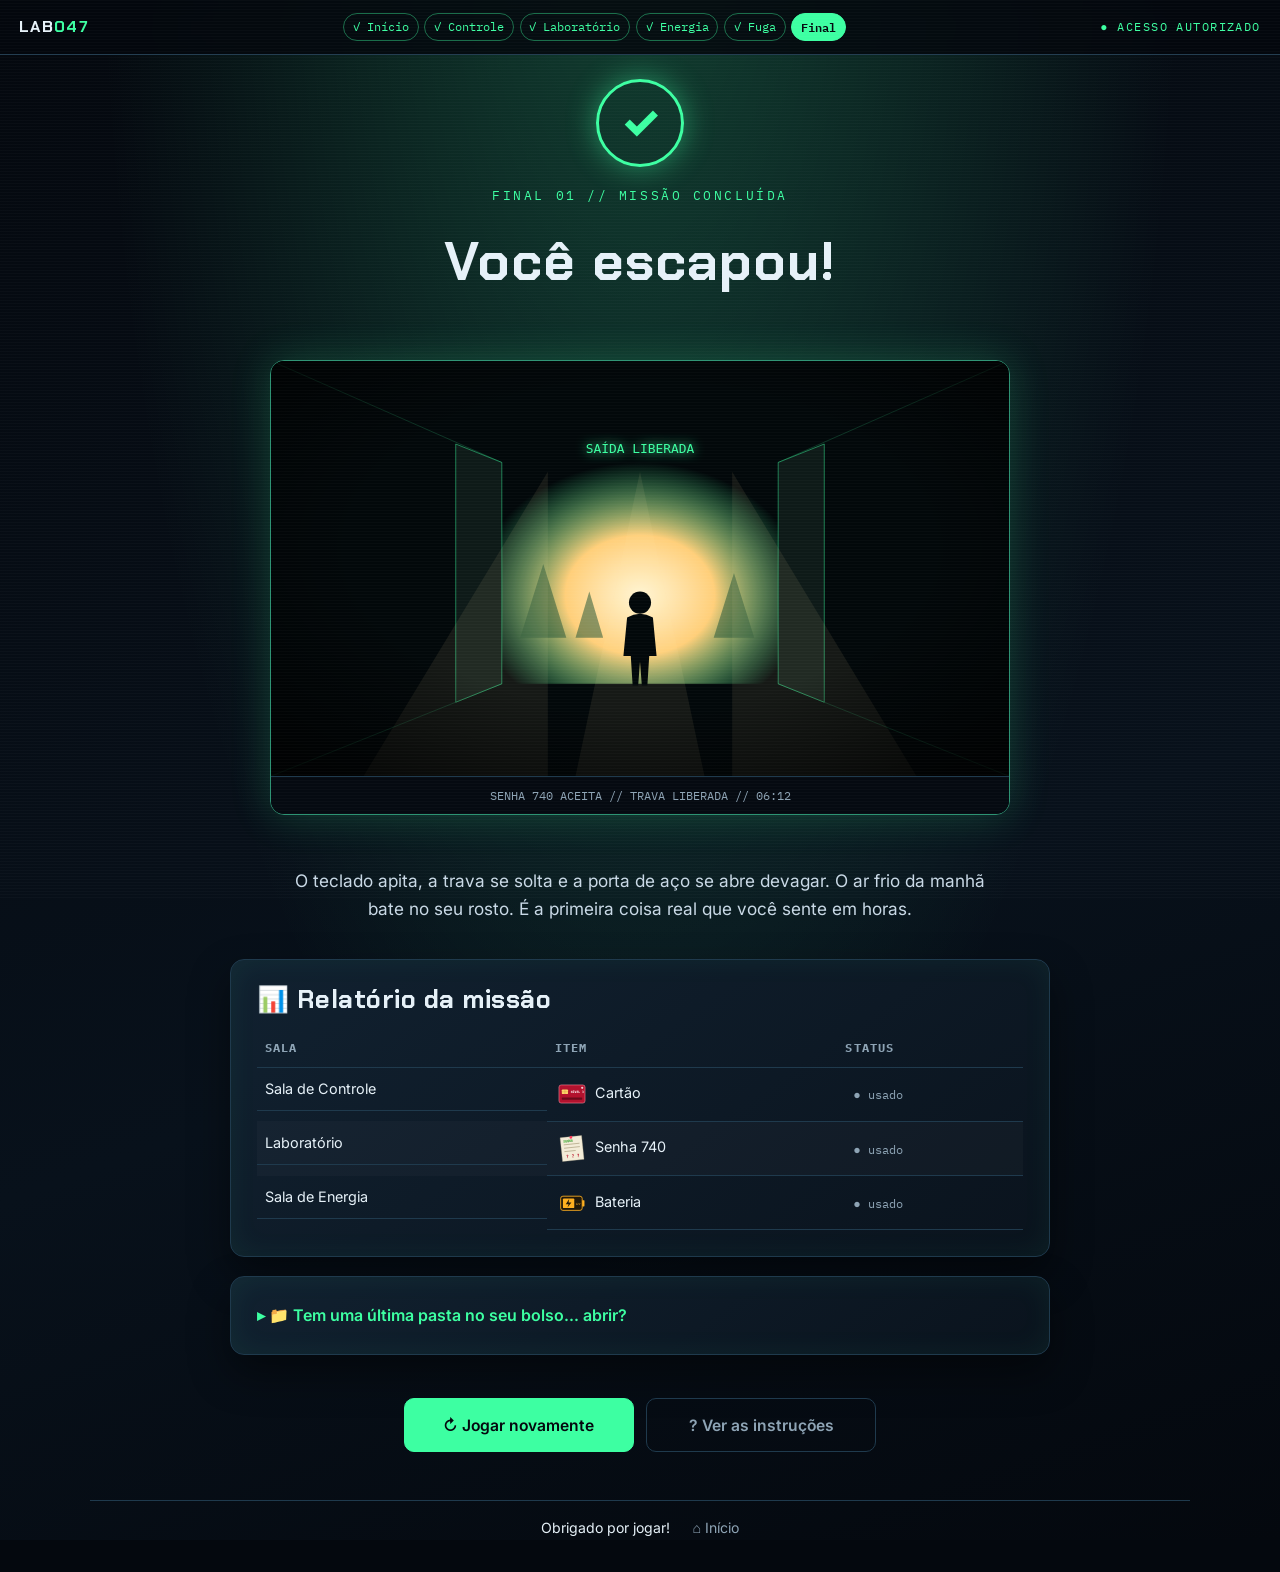
<file: vitoria.html>
<!DOCTYPE html>
<!--
  =====================================================================
  PÁGINA 6A — FINAL: VITÓRIA
  ---------------------------------------------------------------------
  Confirma que o jogador venceu. Mostra um relatório da missão em
  tabela e esconde uma "revelação" dentro de <details>.

  <details> + <summary> é um recurso do PRÓPRIO HTML: cria uma caixa
  que abre e fecha ao clicar, sem precisar de JavaScript nem de truque.
  =====================================================================
-->
<html lang="pt-BR">
<head>
  <meta charset="UTF-8">
  <meta name="viewport" content="width=device-width, initial-scale=1.0">
  <title>Você escapou! | Laboratório Secreto</title>
  <link rel="icon" href="imagens/icone.svg" type="image/svg+xml">
  <link rel="stylesheet" href="css/base.css">
  <link rel="stylesheet" href="css/componentes.css">
  <link rel="stylesheet" href="css/jogo.css">
  <link rel="stylesheet" href="css/efeitos.css">
</head>
<body class="vitoria">

  <header class="hud">
    <a class="logo" href="index.html">LAB<span>047</span></a>
    <ol class="progresso" aria-label="Progresso da missão">
      <li class="feito">Início</li>
      <li class="feito">Controle</li>
      <li class="feito">Laboratório</li>
      <li class="feito">Energia</li>
      <li class="feito">Fuga</li>
      <li aria-current="step">Final</li>
    </ol>
    <span class="status">● ACESSO AUTORIZADO</span>
  </header>

  <main class="tela final">
    <div class="selo" aria-hidden="true">✓</div>
    <p class="sobretitulo">Final 01 // Missão concluída</p>
    <h1>Você escapou!</h1>

    <figure class="cena-visual">
      <img src="imagens/vitoria.svg" alt="Porta de saída aberta com a luz do amanhecer e uma pessoa saindo">
      <figcaption class="legenda">SENHA 740 ACEITA // TRAVA LIBERADA // 06:12</figcaption>
    </figure>

    <p class="historia centro">
      O teclado apita, a trava se solta e a porta de aço se abre devagar.
      O ar frio da manhã bate no seu rosto. É a primeira coisa real que
      você sente em horas.
    </p>

    <!-- Relatório da missão: outra TABELA, agora com 3 colunas -->
    <section class="painel">
      <h2>📊 Relatório da missão</h2>
      <table class="tabela-inventario">
        <thead>
          <tr><th scope="col">Sala</th><th scope="col">Item</th><th scope="col">Status</th></tr>
        </thead>
        <tbody>
          <tr><td>Sala de Controle</td><td><img src="imagens/item-cartao.svg" alt="">Cartão</td><td><span class="estado usado"></span></td></tr>
          <tr><td>Laboratório</td><td><img src="imagens/item-senha.svg" alt="">Senha 740</td><td><span class="estado usado"></span></td></tr>
          <tr><td>Sala de Energia</td><td><img src="imagens/item-bateria.svg" alt="">Bateria</td><td><span class="estado usado"></span></td></tr>
        </tbody>
      </table>
    </section>

    <!-- Revelação final escondida -->
    <details class="painel revelacao">
      <summary>📁 Tem uma última pasta no seu bolso... abrir?</summary>
      <p>
        Você não lembra de ter pegado essa pasta. Dentro, uma ficha de
        voluntário com a <strong>sua foto</strong> e uma assinatura que
        é, sem dúvida, a sua letra:
      </p>
      <blockquote class="citacao">
        "Se você está lendo isso, o apagamento falhou. Ótimo.
        Não confie no Dr. que assinou o protocolo. — Você, antes de esquecer."
      </blockquote>
      <p class="lista-dicas">Continua...? 👀</p>
    </details>

    <nav class="acoes-inicio" aria-label="Fim de jogo">
      <a class="botao principal" href="index.html">↻ Jogar novamente</a>
      <a class="botao discreto" href="instrucoes.html">? Ver as instruções</a>
    </nav>
  </main>

  <footer class="rodape">
    <ul>
      <li>Obrigado por jogar!</li>
      <li><a href="index.html">⌂ Início</a></li>
    </ul>
  </footer>

</body>
</html>
</file>
<file: css/base.css>
/* =====================================================================
   BASE.CSS — A "fundação" do visual do jogo
   ---------------------------------------------------------------------
   Este arquivo cuida das coisas que valem para TODAS as páginas:
   cores, fontes, fundo, tamanho dos textos e o layout geral.

   O projeto tem 3 arquivos CSS, cada um com uma função:
     1. base.css        -> cores, fontes, fundo e layout (este aqui)
     2. componentes.css -> peças reutilizáveis: botões, painéis, tabela...
     3. efeitos.css     -> animações e transições
   Separar assim é como separar gavetas: fica fácil achar as coisas.
   ===================================================================== */


/* ---------------------------------------------------------------------
   1. FONTES
   O @import busca fontes prontas no Google Fonts.
   Se a internet cair, o navegador usa as fontes "reserva" que
   aparecem depois da vírgula (ex.: monospace, sans-serif).
   --------------------------------------------------------------------- */
@import url('https://fonts.googleapis.com/css2?family=Chakra+Petch:wght@500;700&family=IBM+Plex+Mono:wght@400;600&family=Inter:wght@400;600;800&display=swap');


/* ---------------------------------------------------------------------
   2. VARIÁVEIS CSS (custom properties)
   ---------------------------------------------------------------------
   Variáveis são "apelidos" para valores. Em vez de escrever #3ef0ff
   em 30 lugares, escrevemos var(--ciano). Se um dia quisermos trocar
   a cor, mudamos SÓ AQUI e o jogo inteiro muda junto.
   :root significa "a raiz da página", ou seja, vale para tudo.
   --------------------------------------------------------------------- */
:root {
  /* Cores do fundo e dos painéis (do mais escuro ao mais claro) */
  --fundo:        #04080e;
  --painel:       #0a131d;
  --painel-claro: #112130;
  --borda:        #1f3a4d;

  /* Cores do texto */
  --texto:        #e6f1f8;
  --texto-fraco:  #8ea4b5;

  /* Cores com "significado" no jogo */
  --ciano:   #3ef0ff;   /* informação, tecnologia      */
  --verde:   #3dffa2;   /* sucesso, item coletado      */
  --ambar:   #ffb020;   /* atenção                     */
  --vermelho:#ff3b5c;   /* perigo, game over           */

  /* Cor de destaque da sala atual.
     Cada página pode trocar só ESSA variável (veja a seção 6)
     e todos os detalhes da página mudam de cor juntos. */
  --destaque: var(--ciano);

  /* Fontes */
  --fonte-titulo: "Chakra Petch", "Trebuchet MS", sans-serif;
  --fonte-mono:   "IBM Plex Mono", Consolas, monospace;
  --fonte-texto:  Inter, "Segoe UI", Arial, sans-serif;

  /* Medidas que se repetem */
  --raio: 14px;                 /* arredondamento dos cantos  */
  --largura-max: 1100px;        /* largura máxima do conteúdo */
}


/* ---------------------------------------------------------------------
   3. "RESET" BÁSICO
   Cada navegador tem margens e tamanhos padrão um pouco diferentes.
   Aqui deixamos tudo igual em qualquer navegador.
   --------------------------------------------------------------------- */

/* box-sizing: border-box faz a borda e o padding ficarem DENTRO da
   largura do elemento. Sem isso, width: 100% + padding estoura a tela. */
*,
*::before,
*::after {
  box-sizing: border-box;
}

html {
  scroll-behavior: smooth;   /* ao clicar em links com #, rola suave */
  background-color: var(--fundo);  /* cor "reserva" caso o degradê não cubra tudo */
}

body {
  margin: 0;
  min-height: 100vh;         /* 100vh = 100% da altura da tela */
  color: var(--texto);
  font-family: var(--fonte-texto);
  line-height: 1.6;

  /* Fundo com DUAS camadas, uma em cima da outra:
     1ª: um brilho redondo no topo (radial-gradient)
     2ª: um degradê escuro diagonal (linear-gradient) */
  background:
    radial-gradient(ellipse at 50% -10%, color-mix(in srgb, var(--destaque) 22%, transparent), transparent 60%),
    linear-gradient(160deg, #04080e, #08111b 60%, #04080e);
  background-color: var(--fundo);
  background-repeat: no-repeat;   /* o degradê aparece uma vez só, no topo */
}

/* Imagens nunca passam da largura de quem as contém (importante no celular) */
img {
  max-width: 100%;
  display: block;
}

a {
  color: var(--ciano);
}


/* ---------------------------------------------------------------------
   4. TIPOGRAFIA (títulos e textos)
   clamp(MÍNIMO, IDEAL, MÁXIMO) faz o texto crescer com a tela,
   mas sem ficar pequeno demais no celular nem gigante no monitor.
   "vw" = porcentagem da largura da tela.
   --------------------------------------------------------------------- */
h1, h2, h3 {
  font-family: var(--fonte-titulo);
  line-height: 1.1;
  margin: 0 0 .6em;
  letter-spacing: .02em;
}

h1 { font-size: clamp(2rem, 5vw, 3.4rem); }
h2 { font-size: clamp(1.25rem, 2.6vw, 1.6rem); }
h3 { font-size: 1.1rem; }

/* Pequeno texto em letras maiúsculas acima dos títulos ("SETOR 02") */
.sobretitulo {
  font-family: var(--fonte-mono);
  font-size: .8rem;
  letter-spacing: .2em;
  text-transform: uppercase;
  color: var(--destaque);
  margin: 0 0 .4rem;
}

/* Texto da história da cena */
.historia {
  font-size: 1.08rem;
  color: #c9d9e6;
  max-width: 65ch;     /* "ch" = largura de um caractere. 65ch é ótimo para ler */
}


/* ---------------------------------------------------------------------
   5. LAYOUT GERAL DA PÁGINA
   --------------------------------------------------------------------- */

/* Container central: ocupa a tela toda no celular,
   mas no máximo 1100px no computador. min() escolhe o MENOR valor. */
.tela {
  width: min(var(--largura-max), 100% - 2rem);
  margin: 1.5rem auto 3rem;   /* "auto" nas laterais = centraliza */
}

/* Nas páginas de sala usamos CSS GRID: uma "planilha" invisível
   que organiza as partes da página em linhas e colunas.

   grid-template-areas desenha o layout com NOMES. No computador:

     | cena        | cena       |
     | exploracao  | inventario |
     | saidas      | saidas     |
*/
.layout-sala {
  display: grid;
  grid-template-columns: 1fr 340px;   /* 1fr = "o espaço que sobrar" */
  grid-template-areas:
    "cena       cena"
    "exploracao inventario"
    "saidas     saidas";
  gap: 1.5rem;
  align-items: start;
}

/* Cada parte diz em qual "área" do grid ela vai morar */
.area-cena       { grid-area: cena; }
.area-exploracao { grid-area: exploracao; }
.area-inventario { grid-area: inventario; }
.area-saidas     { grid-area: saidas; }


/* ---------------------------------------------------------------------
   6. COR DE CADA SALA
   A tag <body> de cada página tem uma classe com o nome da sala.
   Aqui só trocamos a variável --destaque. Como TODO o resto usa
   var(--destaque), a página inteira muda de "clima" com 1 linha!
   --------------------------------------------------------------------- */
.sala-controle { --destaque: var(--ciano); }
.laboratorio   { --destaque: #7cff6b; }      /* verde-químico */
.sala-energia  { --destaque: var(--ambar); }
.fuga          { --destaque: #b28cff; }      /* roxo */
.vitoria       { --destaque: var(--verde); }
.game-over     { --destaque: var(--vermelho); }


/* ---------------------------------------------------------------------
   7. RESPONSIVIDADE (MEDIA QUERIES)
   ---------------------------------------------------------------------
   @media (max-width: 860px) quer dizer:
   "aplique estas regras SÓ se a tela tiver até 860px de largura".
   Assim o mesmo HTML se adapta a celular, tablet e computador.
   --------------------------------------------------------------------- */
@media (max-width: 860px) {
  /* No celular vira UMA coluna só, uma parte embaixo da outra.
     Repare: o inventário sobe para logo depois da cena,
     só mudando a ordem dos nomes. O HTML não muda nada! */
  .layout-sala {
    grid-template-columns: 1fr;
    grid-template-areas:
      "cena"
      "inventario"
      "exploracao"
      "saidas";
  }
}

@media (max-width: 520px) {
  .tela { width: calc(100% - 1.2rem); margin-top: .8rem; }
  .historia { font-size: 1rem; }
}
</file>
<file: css/componentes.css>
/* =====================================================================
   COMPONENTES.CSS — As "peças de Lego" do jogo
   ---------------------------------------------------------------------
   Um componente é um pedaço de visual que se repete em várias páginas:
   botão, painel, tabela de inventário, menu...
   Criamos o estilo UMA vez aqui e só usamos a classe no HTML.
   ===================================================================== */


/* ---------------------------------------------------------------------
   1. CABEÇALHO (HUD)
   HUD = "Heads-Up Display", aquela barra de informações dos games.
   Usamos FLEXBOX: ele coloca os filhos lado a lado numa linha.
   --------------------------------------------------------------------- */
.hud {
  display: flex;
  align-items: center;            /* alinha no meio, na vertical  */
  justify-content: space-between; /* espalha: um na esquerda, outro na direita */
  flex-wrap: wrap;                /* se não couber, quebra a linha */
  gap: 1rem;
  padding: .8rem 1.2rem;
  border-bottom: 1px solid var(--borda);
  background: rgba(4, 8, 14, .85);

  /* position: sticky = o cabeçalho "gruda" no topo ao rolar a página */
  position: sticky;
  top: 0;
  z-index: 10;                    /* fica por cima dos outros elementos */
  backdrop-filter: blur(8px);     /* desfoca o que passa por trás (efeito vidro) */
}

.logo {
  font-family: var(--fonte-titulo);
  font-weight: 700;
  color: var(--texto);
  text-decoration: none;
  letter-spacing: .08em;
}
.logo span { color: var(--destaque); }

/* Mapa de progresso: é uma LISTA ORDENADA (<ol>) mostrada na horizontal.
   Cada <li> é uma etapa do jogo. */
.progresso {
  display: flex;
  gap: .35rem;
  list-style: none;     /* tira os números automáticos da lista */
  margin: 0;
  padding: 0;
  font-family: var(--fonte-mono);
  font-size: .72rem;
}

.progresso li {
  padding: .25rem .55rem;
  border: 1px solid var(--borda);
  border-radius: 999px;            /* 999px = cantos totalmente redondos (pílula) */
  color: var(--texto-fraco);
  white-space: nowrap;
}

/* Etapas já concluídas */
.progresso li.feito {
  color: var(--verde);
  border-color: color-mix(in srgb, var(--verde) 40%, transparent);
}
.progresso li.feito::before { content: "✓ "; }

/* Etapa atual. aria-current é um atributo que também ajuda leitores
   de tela (pessoas cegas) a saber onde estão. Usamos ele como seletor! */
.progresso li[aria-current="step"] {
  color: #04080e;
  background: var(--destaque);
  border-color: var(--destaque);
  font-weight: 600;
}

/* Indicador de status piscando ("● ALERTA") */
.status {
  font-family: var(--fonte-mono);
  font-size: .75rem;
  letter-spacing: .12em;
  color: var(--destaque);
}


/* ---------------------------------------------------------------------
   2. PAINEL — a "caixa" padrão onde colocamos conteúdo
   --------------------------------------------------------------------- */
.painel {
  padding: clamp(1rem, 3vw, 1.6rem);
  border: 1px solid var(--borda);
  border-radius: var(--raio);
  background: linear-gradient(145deg, var(--painel-claro), var(--painel));

  /* box-shadow com duas sombras separadas por vírgula:
     1ª: sombra escura por fora, dá profundidade
     2ª: "inset" = sombra por DENTRO, um brilho sutil na cor da sala */
  box-shadow:
    0 18px 40px rgba(0, 0, 0, .45),
    inset 0 0 30px color-mix(in srgb, var(--destaque) 6%, transparent);
}

.painel > :last-child { margin-bottom: 0; }

/* Variação: painel de aviso, com uma faixa colorida na esquerda */
.painel.aviso {
  border-left: 4px solid var(--ambar);
}


/* ---------------------------------------------------------------------
   3. CENA ILUSTRADA + PONTOS CLICÁVEIS (hotspots)
   ---------------------------------------------------------------------
   A imagem da sala fica dentro de .cena-visual, que tem
   position: relative. Os hotspots têm position: absolute, então
   são posicionados EM RELAÇÃO à imagem, com porcentagens.
   Ex.: left: 50% = no meio da imagem, em qualquer tamanho de tela!
   --------------------------------------------------------------------- */
.cena-visual {
  position: relative;
  border: 1px solid color-mix(in srgb, var(--destaque) 45%, var(--borda));
  border-radius: var(--raio);
  overflow: hidden;           /* corta o que passar das bordas arredondadas */
  background: #02050a;
  box-shadow: 0 0 40px color-mix(in srgb, var(--destaque) 18%, transparent);
}

.cena-visual img {
  width: 100%;
  aspect-ratio: 16 / 9;       /* mantém o formato retangular de "tela de cinema" */
  object-fit: cover;
}

/* Cada hotspot recebe a posição pelo HTML, com variáveis:
   <label class="hotspot" style="--x: 30%; --y: 60%">
   Assim UMA regra de CSS serve para todos os pontos. */
.hotspot {
  position: absolute;
  left: var(--x);
  top: var(--y);
  transform: translate(-50%, -50%);  /* centraliza o ponto exatamente na posição */
  display: flex;
  align-items: center;
  gap: .4rem;
  cursor: pointer;
  font-family: var(--fonte-mono);
  font-size: .75rem;
  color: var(--texto);
  text-decoration: none;   /* alguns hotspots são links: tira o sublinhado */
}

/* A "bolinha" que pulsa (a animação está no efeitos.css) */
.hotspot::before {
  content: "";
  width: 18px;
  height: 18px;
  border-radius: 50%;
  border: 2px solid var(--destaque);
  background: color-mix(in srgb, var(--destaque) 35%, transparent);
  animation: pulsar-ponto 1.6s ease-in-out infinite;
}

/* O nome do objeto aparece numa "etiqueta" ao lado da bolinha */
.hotspot span {
  padding: .15rem .45rem;
  border-radius: 6px;
  background: rgba(2, 5, 10, .85);
  border: 1px solid var(--borda);
  opacity: .85;
  transition: opacity .2s, transform .2s;
}

.hotspot:hover span {
  opacity: 1;
  transform: scale(1.08);
  border-color: var(--destaque);
}

/* ATENÇÃO: de propósito NÃO existe um estilo diferente para pontos
   perigosos. Se a armadilha tivesse outra cor, o jogador saberia
   a resposta antes de clicar e o jogo perderia a graça. */

/* Legenda embaixo da imagem */
.legenda {
  margin: 0;
  padding: .55rem .9rem;
  font-family: var(--fonte-mono);
  font-size: .75rem;
  color: var(--texto-fraco);
  border-top: 1px solid var(--borda);
  background: #050a11;
}


/* ---------------------------------------------------------------------
   4. LISTA DE OPÇÕES ("O que investigar?")
   É uma lista <ul> onde cada item é um <label> com cara de botão.
   --------------------------------------------------------------------- */
.opcoes {
  list-style: none;
  margin: 0 0 1.2rem;
  padding: 0;
  display: grid;
  /* auto-fit + minmax: o navegador coloca quantas colunas couberem,
     cada uma com no mínimo 200px. Responsivo sem media query! */
  grid-template-columns: repeat(auto-fit, minmax(200px, 1fr));
  gap: .7rem;
}


/* ---------------------------------------------------------------------
   5. BOTÕES
   A classe .botao serve para <a> (links) e <label> (opções).
   --------------------------------------------------------------------- */
.botao {
  display: flex;
  align-items: center;
  gap: .6rem;
  width: 100%;
  padding: .85rem 1rem;
  border: 1px solid var(--borda);
  border-radius: 10px;
  background: linear-gradient(145deg, #13263a, #0c1724);
  color: var(--texto);
  font-family: var(--fonte-texto);
  font-weight: 600;
  font-size: .98rem;
  text-decoration: none;     /* tira o sublinhado dos links */
  cursor: pointer;

  /* transition: quando algo mudar (ex.: no hover), muda SUAVEMENTE
     em 0.2 segundos, em vez de "pular" de uma vez. */
  transition: transform .2s, border-color .2s, box-shadow .2s, background .2s;
}

/* :hover = mouse em cima | :focus-visible = selecionado pelo teclado (Tab) */
.botao:hover,
.botao:focus-visible {
  transform: translateY(-3px);   /* sobe 3 pixels */
  border-color: var(--destaque);
  box-shadow: 0 8px 22px color-mix(in srgb, var(--destaque) 25%, transparent);
  outline: none;
}

/* Ícone/número no começo do botão */
.botao .icone {
  display: grid;
  place-items: center;   /* centraliza o conteúdo nos dois eixos */
  min-width: 2rem;
  height: 2rem;
  border-radius: 8px;
  background: color-mix(in srgb, var(--destaque) 15%, transparent);
  color: var(--destaque);
  font-family: var(--fonte-mono);
}

/* Variações de botão.
   Os botões de ESCOLHA usam todos a mesma classe ".botao" (mesma cor).
   As variações abaixo são só para botões de navegação. */
.botao.principal {
  justify-content: center;
  background: var(--destaque);
  border-color: var(--destaque);
  color: #04080e;
}
.botao.principal:hover { background: color-mix(in srgb, var(--destaque) 75%, white); }

.botao.discreto {
  background: transparent;
  color: var(--texto-fraco);
}


/* ---------------------------------------------------------------------
   6. RESULTADO DA INVESTIGAÇÃO
   Cada resultado começa ESCONDIDO (display: none).
   O arquivo jogo.css é quem mostra o resultado certo.
   --------------------------------------------------------------------- */
.resultado {
  display: none;
  margin-top: 1rem;
  border-left: 4px solid var(--destaque);
}

/* Caixa do item encontrado: imagem do item + texto lado a lado */
.item-encontrado {
  display: flex;
  gap: 1rem;
  align-items: center;
  margin-top: 1rem;
  padding: 1rem;
  border: 1px dashed var(--destaque);   /* borda tracejada */
  border-radius: 12px;
  background: color-mix(in srgb, var(--destaque) 6%, transparent);
}

.item-encontrado img {
  width: 96px;
  flex-shrink: 0;     /* não deixa a imagem encolher */
}

/* Botão "Pegar item": é um <label> ligado a um checkbox escondido */
.pegar {
  display: inline-block;
  margin-top: .5rem;
  padding: .55rem 1rem;
  border-radius: 8px;
  background: var(--destaque);
  color: #04080e;
  font-weight: 800;
  cursor: pointer;
  transition: transform .15s;
}
.pegar:hover  { transform: scale(1.05); }
.pegar:active { transform: scale(.95); }   /* :active = no momento do clique */


/* ---------------------------------------------------------------------
   7. TABELA DE INVENTÁRIO
   Requisito do professor: "tabela de inventário de itens".
   --------------------------------------------------------------------- */
.inventario h2 {
  display: flex;
  align-items: center;
  gap: .5rem;
}

.tabela-inventario {
  width: 100%;
  border-collapse: collapse;   /* junta as bordas das células numa linha só */
  font-size: .9rem;
}

.tabela-inventario caption {
  text-align: left;
  color: var(--texto-fraco);
  font-size: .8rem;
  margin-bottom: .6rem;
}

.tabela-inventario th,
.tabela-inventario td {
  padding: .6rem .5rem;
  text-align: left;
  border-bottom: 1px solid var(--borda);
}

.tabela-inventario th {
  font-family: var(--fonte-mono);
  font-size: .72rem;
  letter-spacing: .1em;
  text-transform: uppercase;
  color: var(--texto-fraco);
}

/* A célula com o nome do item usa flex para o ícone e o texto
   ficarem lado a lado, alinhados no meio */
.tabela-inventario td:first-child {
  display: flex;
  align-items: center;
}

/* Ícone do item dentro da tabela */
.tabela-inventario img {
  width: 34px;
  display: inline-block;
  vertical-align: middle;
  margin-right: .4rem;
}

/* :nth-child(even) pega as linhas PARES (2ª, 4ª...) para criar
   o efeito "zebrado", que facilita a leitura da tabela. */
.tabela-inventario tbody tr:nth-child(even) {
  background: rgba(255, 255, 255, .025);
}

/* ---- Status do item ----
   O TEXTO do status vem do CSS, usando ::after + content.
   Por quê? Porque o CSS não consegue trocar o texto do HTML,
   mas consegue trocar o "content". Assim o status muda sozinho
   quando o jogador pega um item (veja jogo.css). */
.estado::after {
  font-family: var(--fonte-mono);
  font-size: .78rem;
  padding: .15rem .5rem;
  border-radius: 6px;
  white-space: nowrap;
}

.estado.falta::after {
  content: "✗ não tem";
  color: var(--texto-fraco);
  border: 1px solid var(--borda);
}

.estado.tem::after {
  content: "✓ na mochila";
  color: var(--verde);
  border: 1px solid color-mix(in srgb, var(--verde) 40%, transparent);
}

.estado.usado::after {
  content: "● usado";
  color: var(--texto-fraco);
}

/* Lista de dicas embaixo da tabela */
.lista-dicas {
  margin: 1rem 0 0;
  padding-left: 1.1rem;
  color: var(--texto-fraco);
  font-size: .85rem;
}
.lista-dicas li::marker { color: var(--destaque); }  /* cor da "bolinha" da lista */


/* ---------------------------------------------------------------------
   8. SAÍDAS DA SALA (porta trancada / porta liberada)
   --------------------------------------------------------------------- */
.saidas {
  display: grid;
  grid-template-columns: repeat(auto-fit, minmax(240px, 1fr));
  gap: .8rem;
}

/* Visual da porta TRANCADA */
.saida-trancada {
  display: flex;
  align-items: center;
  justify-content: center;
  gap: .5rem;
  padding: .85rem 1rem;
  border: 1px dashed var(--borda);
  border-radius: 10px;
  color: var(--texto-fraco);
  font-weight: 600;
  /* Fundo listrado de "obra" feito só com degradê repetido */
  background: repeating-linear-gradient(
    -45deg,
    rgba(255, 176, 32, .06) 0 12px,
    transparent 12px 24px
  );
}

/* A porta LIBERADA começa escondida. O jogo.css mostra quando pode. */
.saida-liberada { display: none; }


/* ---------------------------------------------------------------------
   9. JANELA MODAL (documentos)
   Começa escondida. Aparece com o seletor :target (veja jogo.css).
   --------------------------------------------------------------------- */
.modal {
  display: none;
  position: fixed;    /* fixa na tela, mesmo se rolar a página */
  inset: 0;           /* atalho para top, right, bottom e left = 0 (tela toda) */
  z-index: 50;
  place-items: center;
  padding: 1rem;
  background: rgba(0, 0, 0, .75);
  backdrop-filter: blur(4px);
}

.documento {
  position: relative;
  width: min(560px, 100%);
  max-height: 90vh;
  overflow-y: auto;      /* se o texto for grande, aparece barra de rolagem */
  padding: 2rem 1.6rem 1.6rem;
  border-radius: 6px;
  /* Aparência de papel velho */
  background: #e9e1cf;
  color: #2a241a;
  font-family: var(--fonte-mono);
  font-size: .92rem;
  box-shadow: 0 30px 80px rgba(0, 0, 0, .7);
  transform: rotate(-1deg);   /* levemente torto, como um papel jogado na mesa */
}

.documento h3 {
  font-family: var(--fonte-mono);
  padding-right: 8rem;   /* espaço para o carimbo não ficar em cima do título */
  border-bottom: 2px solid #2a241a;
  padding-bottom: .4rem;
}

/* Carimbo "CONFIDENCIAL" posicionado no canto */
.carimbo {
  position: absolute;
  top: 1rem;
  right: 1rem;
  padding: .2rem .6rem;
  border: 3px solid #b3001b;
  color: #b3001b;
  font-weight: 600;
  letter-spacing: .1em;
  transform: rotate(8deg);
  opacity: .8;
}

/* Texto "rasurado" do documento */
.rasura {
  background: #2a241a;
  color: #2a241a;
  border-radius: 2px;
}

.fechar {
  display: inline-block;
  margin-top: 1rem;
  color: #2a241a;
  font-weight: 600;
}


/* ---------------------------------------------------------------------
   10. RODAPÉ COM NAVEGAÇÃO
   --------------------------------------------------------------------- */
.rodape {
  width: min(var(--largura-max), 100% - 2rem);
  margin: 0 auto 2rem;
  padding-top: 1rem;
  border-top: 1px solid var(--borda);
}

.rodape ul {
  display: flex;
  flex-wrap: wrap;
  justify-content: center;
  gap: .5rem 1.4rem;
  list-style: none;
  margin: 0;
  padding: 0;
  font-size: .88rem;
}

.rodape a {
  color: var(--texto-fraco);
  text-decoration: none;
}
.rodape a:hover { color: var(--destaque); }


/* ---------------------------------------------------------------------
   11. CLASSE UTILITÁRIA: esconder só visualmente
   ---------------------------------------------------------------------
   Os checkboxes e radios do jogo precisam EXISTIR (o CSS depende
   deles), mas não precisam aparecer. "display: none" atrapalharia
   quem navega pelo teclado; esse truque esconde sem atrapalhar.
   --------------------------------------------------------------------- */
.oculto {
  position: absolute;
  width: 1px;
  height: 1px;
  overflow: hidden;
  clip-path: inset(50%);
  white-space: nowrap;
}


/* ---------------------------------------------------------------------
   12. RESPONSIVO DOS COMPONENTES
   --------------------------------------------------------------------- */
@media (max-width: 860px) {
  .progresso { order: 3; width: 100%; overflow-x: auto; padding-bottom: .2rem; }
}

@media (max-width: 520px) {
  /* No celular, a etiqueta do hotspot vira só a bolinha
     (a lista de opções embaixo continua mostrando os nomes) */
  .hotspot span { display: none; }
  .item-encontrado { flex-direction: column; text-align: center; }
}


/* =====================================================================
   PARTE 2 — COMPONENTES DE PÁGINAS ESPECÍFICAS
   ===================================================================== */


/* ---------------------------------------------------------------------
   13. PÁGINA INICIAL (hero = "a grande vitrine" da página)
   --------------------------------------------------------------------- */
.hero {
  display: grid;
  gap: 1.4rem;
  max-width: 820px;
  text-align: center;
}

.titulo-jogo {
  font-size: clamp(2.6rem, 9vw, 5.5rem);
  letter-spacing: .06em;
  margin: 0;
}
/* Cada palavra numa linha */
.titulo-jogo .glitch { display: block; }
.titulo-jogo .destaque {
  color: var(--ciano);
  /* text-shadow = sombra no texto. Uma sombra colorida e borrada vira "neon" */
  text-shadow: 0 0 18px rgba(62, 240, 255, .6), 0 0 40px rgba(62, 240, 255, .3);
}

.terminal {
  margin: 0;
  font-family: var(--fonte-mono);
  color: var(--verde);
}

.intro { text-align: left; }

/* Lista de itens com ícones (página inicial) */
.lista-itens {
  list-style: none;
  padding: 0;
  margin: 0;
  display: grid;
  grid-template-columns: repeat(auto-fit, minmax(180px, 1fr));
  gap: .8rem;
}
.lista-itens li {
  display: flex;
  align-items: center;
  gap: .6rem;
  padding: .6rem;
  border: 1px solid var(--borda);
  border-radius: 10px;
  background: rgba(255, 255, 255, .02);
}
.lista-itens img { width: 48px; }

.acoes-inicio {
  display: flex;
  flex-wrap: wrap;
  justify-content: center;
  gap: .8rem;
  margin-top: 1.5rem;
}
.acoes-inicio .botao { width: auto; min-width: 230px; justify-content: center; }


/* ---------------------------------------------------------------------
   14. PÁGINA DE INSTRUÇÕES
   --------------------------------------------------------------------- */
.grade-instrucoes {
  display: grid;
  grid-template-columns: repeat(2, 1fr);
  gap: 1.2rem;
}
/* "1 / -1" = da primeira até a última coluna (ocupa a linha inteira) */
.largura-total { grid-column: 1 / -1; }

.passos { padding-left: 1.3rem; }
.passos li { margin-bottom: .5rem; }
.passos li::marker {
  color: var(--destaque);
  font-family: var(--fonte-mono);
  font-weight: 600;
}

/* Bolinha de exemplo na legenda (igual à dos hotspots) */
.ponto-demo {
  display: inline-block;
  width: 18px;
  height: 18px;
  border-radius: 50%;
  border: 2px solid var(--ciano);
  background: rgba(62, 240, 255, .35);
  animation: pulsar-ponto 1.6s infinite;
}

@media (max-width: 700px) {
  .grade-instrucoes { grid-template-columns: 1fr; }
}


/* ---------------------------------------------------------------------
   15. TEXTOS ESPECIAIS (citação e tela de terminal)
   --------------------------------------------------------------------- */
.citacao {
  margin: 1rem 0;
  padding: .8rem 1rem;
  border-left: 3px solid var(--destaque);
  background: rgba(255, 255, 255, .03);
  font-style: italic;
}

.terminal-tela {
  margin: .8rem 0;
  padding: 1rem;
  border-radius: 8px;
  background: #020805;
  border: 1px solid color-mix(in srgb, var(--destaque) 40%, transparent);
  color: var(--destaque);
  font-family: var(--fonte-mono);
  font-size: .85rem;
  overflow-x: auto;      /* no celular, se a linha for longa, rola para o lado */
  text-shadow: 0 0 8px color-mix(in srgb, var(--destaque) 60%, transparent);
}
.alerta { color: var(--vermelho); }


/* ---------------------------------------------------------------------
   16. PAINEL DA PORTA (página de fuga)
   --------------------------------------------------------------------- */
.passo {
  padding: 1rem 0;
  border-bottom: 1px dashed var(--borda);
}
.numero-passo {
  margin: 0;
  font-family: var(--fonte-mono);
  font-size: .75rem;
  letter-spacing: .15em;
  color: var(--destaque);
}

/* LED de status: uma bolinha que começa vermelha */
.led {
  display: inline-block;
  width: 14px;
  height: 14px;
  border-radius: 50%;
  background: var(--vermelho);
  box-shadow: 0 0 12px var(--vermelho);
  transition: background .4s, box-shadow .4s;   /* troca de cor suave */
}

/* Duas opções lado a lado no passo 1 da porta */
.escolhas-passo {
  display: flex;
  flex-wrap: wrap;
  gap: .6rem;
}
/* O link também usa a classe .pegar, então tiramos o sublinhado */
a.pegar { text-decoration: none; }

.falta-algo {
  color: var(--texto-fraco);
  font-style: italic;
}

/* Teclado numérico (o display: grid é ligado pelo jogo.css) */
.teclado { gap: .8rem; }

.visor {
  padding: .7rem;
  border-radius: 8px;
  background: #020805;
  border: 1px solid var(--borda);
  font-family: var(--fonte-mono);
  font-size: 1.4rem;
  letter-spacing: .4em;
  text-align: center;
  color: var(--verde);
}

.teclas {
  display: grid;
  grid-template-columns: repeat(3, 1fr);   /* 3 colunas iguais */
  gap: .6rem;
}

.tecla {
  padding: .9rem 0;
  border-radius: 10px;
  border: 1px solid var(--borda);
  /* Degradê de cima para baixo dá aparência de tecla "física" */
  background: linear-gradient(to bottom, #1d1833, #110d1e);
  box-shadow: 0 4px 0 #06040c;            /* a "lateral" da tecla */
  color: var(--texto);
  font-family: var(--fonte-mono);
  font-size: 1.2rem;
  text-align: center;
  text-decoration: none;
  transition: transform .1s, box-shadow .1s, border-color .2s;
}
.tecla:hover { border-color: var(--destaque); }

/* Ao clicar, a tecla "afunda": desce 4px e a sombra some */
.tecla:active {
  transform: translateY(4px);
  box-shadow: 0 0 0 #06040c;
}


/* ---------------------------------------------------------------------
   17. PÁGINAS FINAIS (vitória e game over)
   --------------------------------------------------------------------- */
.final {
  display: grid;
  gap: 1.2rem;
  max-width: 820px;
  text-align: center;
}
.final .painel { text-align: left; }
.centro { margin-inline: auto; }

/* Círculo grande com ✓ ou ! */
.selo {
  display: grid;
  place-items: center;
  width: 88px;
  height: 88px;
  margin: 0 auto;
  border: 3px solid var(--destaque);
  border-radius: 50%;
  color: var(--destaque);
  font-size: 2.8rem;
  font-weight: 800;
  box-shadow: 0 0 30px color-mix(in srgb, var(--destaque) 45%, transparent);
  animation: brilho-destaque 2s ease-in-out infinite;
}

.dica {
  color: var(--ambar);
  font-size: .95rem;
}

/* <details>: a caixa que abre e fecha */
.revelacao summary {
  cursor: pointer;
  font-weight: 600;
  color: var(--destaque);
  list-style: none;          /* tira a setinha padrão... */
}
.revelacao summary::before { content: "▸ "; }   /* ...e coloca a nossa */
.revelacao[open] summary::before { content: "▾ "; }
.revelacao[open] { border-color: var(--destaque); }
</file>
<file: css/jogo.css>
/* =====================================================================
   JOGO.CSS — A "lógica" do jogo, feita SÓ com CSS
   ---------------------------------------------------------------------
   O professor proibiu JavaScript. Então como o jogo "lembra" que você
   pegou um item, ou mostra o que tem dentro da jaqueta?

   Usamos 3 truques de CSS:

   TRUQUE 1 — Radio + seletor "+"  (investigar objetos)
     Um <input type="radio"> escondido fica logo ANTES de cada resultado.
     Quando o jogador clica no <label> ligado a ele, o radio fica
     marcado (:checked) e o CSS mostra o resultado que vem logo depois.
     Como todos os radios têm o mesmo "name", só UM fica marcado por vez.

   TRUQUE 2 — Checkbox + :has()  (pegar e usar itens)
     O botão "Pegar" é um <label> de um checkbox escondido.
     O seletor :has() pergunta: "a página TEM um checkbox marcado?"
     Se tiver, atualizamos o inventário e destrancamos a porta.

   TRUQUE 3 — :target  (abrir documentos e escolher o game over)
     Quando a URL termina com #algo, o elemento com id="algo" vira
     o ":target". Usamos isso para abrir janelas (modais) e para a
     página de game over mostrar o motivo certo da derrota.

   E entre uma página e outra? O jogo usa as PRÓPRIAS PÁGINAS como
   memória: você só consegue sair da sala de controle se pegou o
   cartão. Então, se está no laboratório, com certeza tem o cartão!
   ===================================================================== */


/* =====================================================================
   TRUQUE 1 — Investigar objetos
   ===================================================================== */

/* Leitura do seletor: "um .resultado que vem LOGO DEPOIS (+)
   de um radio .investigar que está marcado (:checked)" */
.investigar:checked + .resultado {
  display: block;
  animation: aparecer .35s ease-out;   /* animação definida no efeitos.css */
}

/* Repare: só as escolhas BOAS têm resultado nesta página.
   As armadilhas são links (<a>) que vão direto para o game over,
   mas têm a MESMA aparência dos botões bons. */


/* =====================================================================
   TRUQUE 2 — Pegar itens
   ===================================================================== */

/* ---- 2a. O botão "Pegar" muda depois do clique ----
   Dentro do label existem dois textos: .antes e .depois.
   No começo, só o .antes aparece. */
.pegar .depois { display: none; }

.coletar:checked + .pegar {
  background: var(--verde);
  pointer-events: none;      /* não dá mais para clicar */
  animation: coletado .5s ease-out;
}
.coletar:checked + .pegar .antes  { display: none; }
.coletar:checked + .pegar .depois { display: inline; }

/* O item "voa" para a mochila: diminui e some */
.item-encontrado:has(.coletar:checked) img {
  animation: ir-para-mochila .7s ease-in forwards;
}


/* ---- 2b. Atualizar a tabela de inventário ----
   Leitura: "se a .tela TEM (:has) o checkbox #pegar-cartao marcado,
   então o estado do cartão passa a mostrar 'na mochila'". */
.tela:has(#pegar-cartao:checked)  .estado-cartao::after,
.tela:has(#pegar-senha:checked)   .estado-senha::after,
.tela:has(#pegar-bateria:checked) .estado-bateria::after {
  content: "✓ na mochila";
  color: var(--verde);
  border-color: color-mix(in srgb, var(--verde) 40%, transparent);
}

/* A linha do item novo dá uma "piscada" verde ao ser coletada */
.tela:has(#pegar-cartao:checked)  .linha-cartao,
.tela:has(#pegar-senha:checked)   .linha-senha,
.tela:has(#pegar-bateria:checked) .linha-bateria {
  animation: linha-brilha 1.2s ease-out;
}

/* Na fuga, os itens são USADOS na porta */
.tela:has(#usar-cartao:checked)  .estado-cartao::after,
.tela:has(#usar-bateria:checked) .estado-bateria::after {
  content: "● usado";
  color: var(--texto-fraco);
  border-color: transparent;
}


/* ---- 2c. Destrancar a saída ----
   Este seletor é o mais "nerd" do projeto. Leia de dentro pra fora:

     .coletar:not(:checked)              -> um item que AINDA NÃO foi pego
     :has(.coletar:not(:checked))        -> a tela TEM algum item faltando
     :not(:has(...))                     -> a tela NÃO TEM nenhum faltando

   Ou seja: "quando TODOS os itens da sala foram pegos".
   Funciona para salas com 1 item ou com vários, sem mudar nada! */
.tela:not(:has(.coletar:not(:checked))) .saida-trancada {
  display: none;
}
.tela:not(:has(.coletar:not(:checked))) .saida-liberada {
  display: flex;
  animation: aparecer .4s ease-out, brilho-destaque 1.6s ease-in-out 2;
}


/* =====================================================================
   PORTA DA FUGA — uma sequência de passos
   1º encaixar a bateria -> 2º passar o cartão -> 3º digitar a senha
   Cada passo só aparece depois do anterior.
   ===================================================================== */
.passo-cartao,
.teclado { display: none; }

/* Bateria encaixada -> some a opção errada ("passar o cartão" antes
   da hora), aparece o passo do cartão e o LED acende */
.tela:has(#usar-bateria:checked) .escolhas-passo a.pegar {
  display: none;
}

.tela:has(#usar-bateria:checked) .passo-cartao {
  display: block;
  animation: aparecer .4s ease-out;
}
.tela:has(#usar-bateria:checked) .led {
  background: var(--ambar);
  box-shadow: 0 0 14px var(--ambar);
}

/* Bateria E cartão -> aparece o teclado e o LED fica verde.
   Dois :has() seguidos funcionam como um "E" (AND) da programação. */
.tela:has(#usar-bateria:checked):has(#usar-cartao:checked) .teclado {
  display: grid;
  animation: aparecer .4s ease-out;
}
.tela:has(#usar-bateria:checked):has(#usar-cartao:checked) .led {
  background: var(--verde);
  box-shadow: 0 0 18px var(--verde);
}

/* Enquanto o teclado não aparece, mostramos o que falta */
.tela:has(#usar-bateria:checked):has(#usar-cartao:checked) .falta-algo {
  display: none;
}


/* =====================================================================
   TRUQUE 3 — :target
   ===================================================================== */

/* ---- 3a. Janela de documento (modal) ----
   O link <a href="#doc-prancheta"> muda a URL para ...#doc-prancheta
   e o elemento com esse id passa a ser o :target -> aparece! */
.modal:target {
  display: grid;
  animation: aparecer .3s ease-out;
}
.modal:target .documento {
  animation: papel-cai .45s ease-out;
}

/* ---- 3b. Motivo do game over ----
   Todos os links de derrota vão para a MESMA página, mas cada um
   com um #motivo diferente: game-over.html#choque, #lockdown...
   Assim reaproveitamos uma página só para todas as derrotas. */
.causa { display: none; }

.causa:target {
  display: block;
  animation: aparecer .5s ease-out, tremer .4s .5s;   /* aparece e treme */
}

/* Se ninguém for o :target (URL sem #), mostra a mensagem padrão */
.causas:not(:has(.causa:target)) .causa-padrao {
  display: block;
}
</file>
<file: css/efeitos.css>
/* =====================================================================
   EFEITOS.CSS — Animações e transições
   ---------------------------------------------------------------------
   DIFERENÇA IMPORTANTE:
   - TRANSITION: muda suavemente de um estado para outro quando algo
     acontece (ex.: passar o mouse). Fica em componentes.css.
   - ANIMATION:  uma sequência que roda sozinha. Ela é desenhada com
     @keyframes, dizendo como o elemento está em cada momento:
       from (0%)  -> início
       50%        -> metade
       to (100%)  -> fim
   Aqui ficam todos os @keyframes do jogo.
   ===================================================================== */


/* ---------------------------------------------------------------------
   1. TRANSIÇÃO ENTRE PÁGINAS
   Toda vez que uma página abre, o conteúdo entra subindo e
   aparecendo, como se o sistema estivesse "carregando a sala".
   --------------------------------------------------------------------- */
@keyframes entrar-tela {
  from { opacity: 0; transform: translateY(24px); filter: blur(6px); }
  to   { opacity: 1; transform: translateY(0);    filter: blur(0); }
}

.tela {
  animation: entrar-tela .6s ease-out;
}

/* Bônus: navegadores novos (Chrome 126+, Safari 18.2+) fazem uma
   transição suave ENTRE páginas com esta única linha.
   Navegadores antigos simplesmente ignoram. */
@view-transition {
  navigation: auto;
}


/* ---------------------------------------------------------------------
   2. LINHAS DE MONITOR ANTIGO (scanlines)
   body::after cria um elemento "fantasma" que cobre a tela toda.
   O degradê repetido desenha linhas finas, como numa TV de tubo.
   pointer-events: none = os cliques passam através dele.
   --------------------------------------------------------------------- */
body::after {
  content: "";
  position: fixed;
  inset: 0;
  pointer-events: none;
  z-index: 100;
  background: repeating-linear-gradient(
    to bottom,
    rgba(255, 255, 255, .025) 0 1px,
    transparent 1px 3px
  );
  animation: tremeluzir 6s infinite;
}

@keyframes tremeluzir {
  0%, 100% { opacity: .6; }
  48%      { opacity: .6; }
  50%      { opacity: .25; }   /* uma "piscada" rápida da tela */
  52%      { opacity: .6; }
}


/* ---------------------------------------------------------------------
   3. EFEITOS DE INTERFACE
   --------------------------------------------------------------------- */

/* Resultado ou janela aparecendo */
@keyframes aparecer {
  from { opacity: 0; transform: scale(.96); }
  to   { opacity: 1; transform: scale(1); }
}

/* Tremida de perigo (move para os lados) */
@keyframes tremer {
  0%, 100% { transform: translateX(0); }
  20%      { transform: translateX(-8px); }
  40%      { transform: translateX(8px); }
  60%      { transform: translateX(-5px); }
  80%      { transform: translateX(5px); }
}

/* Bolinha do hotspot pulsando */
@keyframes pulsar-ponto {
  0%, 100% { transform: scale(1);    box-shadow: 0 0 0 0 color-mix(in srgb, var(--destaque) 60%, transparent); }
  50%      { transform: scale(1.15); box-shadow: 0 0 0 10px transparent; }
}

/* Texto piscando (status de alerta) */
@keyframes piscar {
  50% { opacity: .35; }
}
.status { animation: piscar 1.6s steps(2) infinite; }  /* steps(2) = pisca "seco", sem suavizar */


/* ---------------------------------------------------------------------
   4. EFEITOS DE ITEM COLETADO
   --------------------------------------------------------------------- */

/* Botão "Pegar" dá um pulo quando é clicado */
@keyframes coletado {
  0%   { transform: scale(1); }
  40%  { transform: scale(1.2); }
  100% { transform: scale(1); }
}

/* A imagem do item encolhe, gira e sobe, como se fosse para a mochila.
   "forwards" (no jogo.css) faz o item FICAR no último quadro (sumido). */
@keyframes ir-para-mochila {
  0%   { transform: scale(1) rotate(0);        opacity: 1; }
  30%  { transform: scale(1.2) rotate(-8deg);  opacity: 1; }
  100% { transform: scale(.2) rotate(25deg) translateY(-120px); opacity: 0; }
}

/* Linha da tabela piscando em verde */
@keyframes linha-brilha {
  0%   { background: color-mix(in srgb, var(--verde) 35%, transparent); }
  100% { background: transparent; }
}

/* Contorno brilhando (porta destrancada) */
@keyframes brilho-destaque {
  0%, 100% { box-shadow: 0 0 0 0 transparent; }
  50%      { box-shadow: 0 0 28px 4px color-mix(in srgb, var(--destaque) 55%, transparent); }
}

/* Documento caindo na mesa */
@keyframes papel-cai {
  from { transform: rotate(-12deg) translateY(-60px); opacity: 0; }
  to   { transform: rotate(-1deg) translateY(0);      opacity: 1; }
}


/* ---------------------------------------------------------------------
   5. EFEITO GLITCH NO TÍTULO (página inicial)
   O título tem um atributo data-texto com o mesmo texto.
   ::before e ::after copiam esse texto (com attr()) e ficam por cima,
   um em ciano e outro em vermelho, "tremendo" em posições diferentes.
   O clip-path recorta só uma faixa de cada cópia.
   --------------------------------------------------------------------- */
.glitch {
  position: relative;
  display: inline-block;
}

.glitch::before,
.glitch::after {
  content: attr(data-texto);   /* pega o texto do atributo data-texto */
  position: absolute;
  inset: 0;
  pointer-events: none;
}

.glitch::before {
  color: var(--ciano);
  animation: glitch-a 3s infinite steps(1);
}

.glitch::after {
  color: var(--vermelho);
  animation: glitch-b 3s infinite steps(1);
}

@keyframes glitch-a {
  0%, 88%, 100% { clip-path: inset(100% 0 0 0); transform: none; }  /* escondido quase sempre */
  90% { clip-path: inset(10% 0 60% 0); transform: translate(-4px, 0); }
  94% { clip-path: inset(55% 0 20% 0); transform: translate(4px, 0); }
}

@keyframes glitch-b {
  0%, 89%, 100% { clip-path: inset(100% 0 0 0); transform: none; }
  91% { clip-path: inset(70% 0 5% 0);  transform: translate(5px, 0); }
  95% { clip-path: inset(20% 0 50% 0); transform: translate(-3px, 0); }
}


/* ---------------------------------------------------------------------
   6. EFEITO "DIGITANDO" (texto do terminal)
   A largura vai de 0 até o tamanho total do texto, em passos.
   Cada passo revela uma letra, como se alguém estivesse digitando.
   --------------------------------------------------------------------- */
.digitando {
  display: inline-block;
  overflow: hidden;
  white-space: nowrap;
  border-right: 2px solid var(--destaque);   /* o "cursor" */
  width: 0;
  animation:
    digitar 2.4s steps(var(--letras, 30)) .6s forwards,
    cursor .8s steps(1) infinite;
}

@keyframes digitar {
  to { width: calc(var(--letras, 30) * 1ch); }
}

@keyframes cursor {
  50% { border-color: transparent; }
}


/* ---------------------------------------------------------------------
   7. ALERTA VERMELHO (game over)
   Uma luz vermelha "gira" pela tela, como sirene.
   --------------------------------------------------------------------- */
.sirene {
  position: fixed;
  inset: 0;
  pointer-events: none;
  z-index: -1;
  background: radial-gradient(circle at 50% 0%, rgba(255, 59, 92, .35), transparent 55%);
  animation: sirene 1.4s ease-in-out infinite alternate;
}

@keyframes sirene {
  from { opacity: .3; }
  to   { opacity: 1; }
}


/* ---------------------------------------------------------------------
   8. ACESSIBILIDADE: MENOS MOVIMENTO
   Algumas pessoas sentem tontura com animações. Elas podem ativar
   "reduzir movimento" no celular/computador. Esta media query
   respeita essa escolha e desliga as animações.
   --------------------------------------------------------------------- */
@media (prefers-reduced-motion: reduce) {
  *,
  *::before,
  *::after {
    animation-duration: .01ms !important;
    animation-iteration-count: 1 !important;
    transition-duration: .01ms !important;
    scroll-behavior: auto !important;
  }
}
</file>
